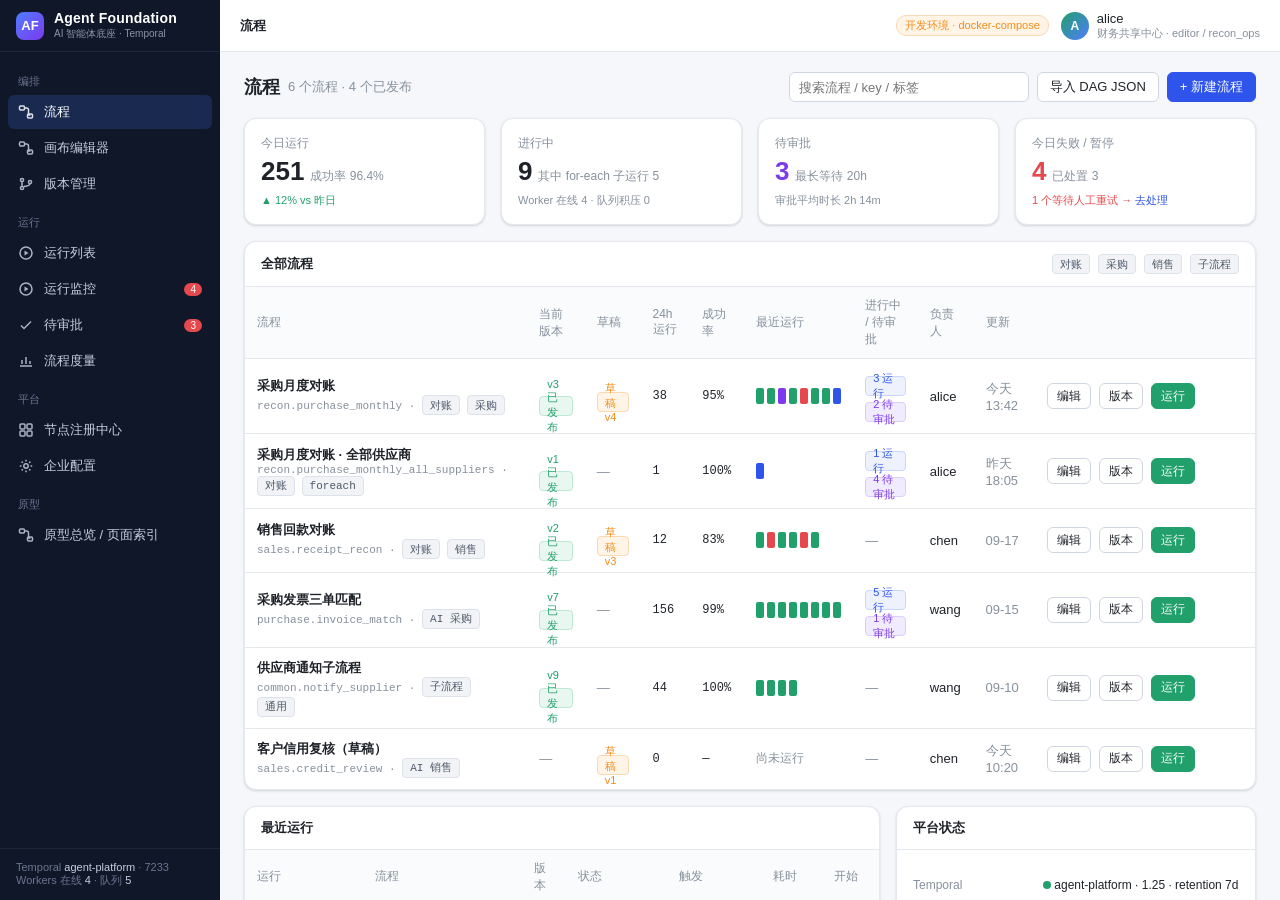
<file: prototype/index.html>
<!DOCTYPE html>
<html lang="zh-CN">
<head>
<meta charset="utf-8"/>
<title>流程 · Agent Foundation</title>
<link rel="stylesheet" href="assets/app.css"/>
<style>
  .flowname{font-weight:600}
  .flowkey{font-family:var(--mono);font-size:11px;color:var(--text-3)}
  .recent{display:flex;gap:3px}
  .recent i{width:8px;height:16px;border-radius:2px;background:var(--gray-bg)}
  .recent .ok{background:var(--success)}.recent .fail{background:var(--danger)}.recent .wait{background:var(--purple)}.recent .run{background:var(--primary)}
  .hero{display:grid;grid-template-columns:1fr 360px;gap:16px;margin-bottom:16px}
  .arch{font-family:var(--mono);font-size:11px;line-height:1.7;color:var(--text-2);background:#fafbfd;border:1px solid var(--border);border-radius:8px;padding:10px 12px;white-space:pre}
</style>
</head>
<body>
<div class="shell" id="shell">
  <main class="main"><div class="page">
    <div class="row" style="margin-bottom:16px"><h2 style="margin:0;font-size:18px">流程</h2><span class="muted">6 个流程 · 4 个已发布</span><span class="spacer"></span><input class="in" placeholder="搜索流程 / key / 标签" style="width:240px"/><button class="btn">导入 DAG JSON</button><button class="btn primary" onclick="location.href='editor.html'">+ 新建流程</button></div>

    <div class="grid g4" style="margin-bottom:16px">
      <div class="card stat"><div class="lbl">今日运行</div><div class="val">251<small>成功率 96.4%</small></div><div class="trend up">▲ 12% vs 昨日</div></div>
      <div class="card stat"><div class="lbl">进行中</div><div class="val">9<small>其中 for-each 子运行 5</small></div><div class="trend muted">Worker 在线 4 · 队列积压 0</div></div>
      <div class="card stat"><div class="lbl">待审批</div><div class="val" style="color:var(--purple)">3<small>最长等待 20h</small></div><div class="trend muted">审批平均时长 2h 14m</div></div>
      <div class="card stat"><div class="lbl">今日失败 / 暂停</div><div class="val" style="color:var(--danger)">4<small>已处置 3</small></div><div class="trend down">1 个等待人工重试 → <a href="run.html">去处理</a></div></div>
    </div>

    <div class="card">
      <div class="hd">全部流程<span class="spacer"></span><span class="row small muted"><span class="tag gray">对账</span><span class="tag gray">采购</span><span class="tag gray">销售</span><span class="tag gray">子流程</span></span></div>
      <table class="tbl">
        <thead><tr><th>流程</th><th>当前版本</th><th>草稿</th><th>24h 运行</th><th>成功率</th><th>最近运行</th><th>进行中 / 待审批</th><th>负责人</th><th>更新</th><th style="width:220px"></th></tr></thead>
        <tbody id="rows"></tbody>
      </table>
    </div>

    <div class="hero" style="margin-top:16px">
      <div class="card"><div class="hd">最近运行</div>
        <table class="tbl"><thead><tr><th>运行</th><th>流程</th><th>版本</th><th>状态</th><th>触发</th><th>耗时</th><th>开始</th></tr></thead><tbody>
          <tr><td class="mono"><a href="run.html">run_01J8QK7V…</a></td><td>采购月度对账 · SUP-0002</td><td>v3</td><td><span class="st-waiting_approval"><span class="stag">等待审批</span></span></td><td>alice</td><td>1h 02m</td><td>14:02</td></tr>
          <tr><td class="mono"><a href="run.html#foreach">run_01J8QM2B…</a></td><td>全部供应商（for-each 12/20）</td><td>v1</td><td><span class="st-running"><span class="stag">执行中</span></span></td><td>定时</td><td>2h 05m</td><td>13:00</td></tr>
          <tr><td class="mono">run_01J8QJ3A…</td><td>采购发票三单匹配</td><td>v7</td><td><span class="st-paused"><span class="stag">已暂停</span></span></td><td>开放 API · ERP</td><td>—</td><td>12:41</td></tr>
          <tr><td class="mono">run_01J8QH9C…</td><td>采购月度对账 · SUP-0001</td><td>v3</td><td><span class="st-succeeded"><span class="stag">成功</span></span></td><td>alice</td><td>2m 41s</td><td>11:20</td></tr>
          <tr><td class="mono">run_01J8QG2D…</td><td>销售回款对账</td><td>v2</td><td><span class="st-failed"><span class="stag">失败</span></span></td><td>定时</td><td>0m 48s</td><td>09:00</td></tr>
        </tbody></table></div>
      <div class="card"><div class="hd">平台状态</div><div class="bd">
        <dl class="kv" style="grid-template-columns:120px 1fr"><dt>Temporal</dt><dd><span class="dot" style="background:var(--success)"></span> agent-platform · 1.25 · retention 7d</dd><dt>engine-worker</dt><dd><span class="dot" style="background:var(--success)"></span> 2 副本 · dag-engine</dd><dt>recon-worker</dt><dd><span class="dot" style="background:var(--success)"></span> 2 副本 · nodes-recon</dd><dt>purchase-service</dt><dd><span class="dot" style="background:var(--success)"></span> 3 副本 · nodes-purchase（内嵌）</dd><dt>sales-service</dt><dd><span class="dot" style="background:var(--danger)"></span> 0 在线 · nodes-sales <a href="#">告警</a></dd><dt>llm-worker</dt><dd><span class="dot" style="background:var(--success)"></span> 1 副本 · nodes-llm · python</dd><dt>MinIO</dt><dd><span class="dot" style="background:var(--success)"></span> agent-artifacts 12.4 GB</dd><dt>通知通道</dt><dd><span class="dot" style="background:var(--success)"></span> wecom-default（默认）· 3 个通道</dd><dt>身份源</dt><dd><span class="dot" style="background:var(--success)"></span> Keycloak OIDC · 组织架构 45m 前同步</dd></dl>
        <div class="arch" style="margin-top:12px">画布 → DAG JSON → ExecutionPlan → Temporal
DagWorkflow(Java, 只编排) → Activity(Java/Python)
上下文只存小数据 + ref://artifact (MinIO)</div>
      </div></div>
    </div>
  </div></main>
</div>
<script src="assets/data.js"></script>
<script src="assets/app.js"></script>
<script>
AF.renderShell({ active: 'flows', crumbs: ['流程'] });
document.getElementById('rows').innerHTML = AF.flows.map(function (f) {
  return '<tr><td><div class="flowname">' + f.name + '</div><div class="flowkey">' + f.key + ' · ' + f.tags.map(function (t) { return '<span class="tag gray">' + t + '</span>'; }).join(' ') + '</div></td>' +
    '<td>' + (f.current ? '<span class="tag green">v' + f.current + ' 已发布</span>' : '<span class="muted">—</span>') + '</td>' +
    '<td>' + (f.draft ? '<span class="tag orange">草稿 v' + f.draft + '</span>' : '<span class="muted">—</span>') + '</td>' +
    '<td class="num">' + f.runs24h + '</td><td class="num">' + (f.successRate === null ? '—' : Math.round(f.successRate * 100) + '%') + '</td>' +
    '<td><div class="recent">' + (f.recent.length ? f.recent.map(function (r) { return '<i class="' + r + '"></i>'; }).join('') : '<span class="muted small">尚未运行</span>') + '</div></td>' +
    '<td>' + (f.running ? '<span class="tag blue">' + f.running + ' 运行</span> ' : '') + (f.pendingApprovals ? '<span class="tag purple">' + f.pendingApprovals + ' 待审批</span>' : '') + (!f.running && !f.pendingApprovals ? '<span class="muted">—</span>' : '') + '</td>' +
    '<td>' + f.owner + '</td><td class="muted">' + f.updated + '</td>' +
    '<td><div class="row"><a class="btn sm" href="editor.html' + (f.key.indexOf('all_suppliers') > 0 ? '#flow=foreach' : '') + '">编辑</a><a class="btn sm" href="versions.html">版本</a><a class="btn sm success" href="run.html">运行</a></div></td></tr>';
}).join('');
</script>
</body>
</html>
</file>
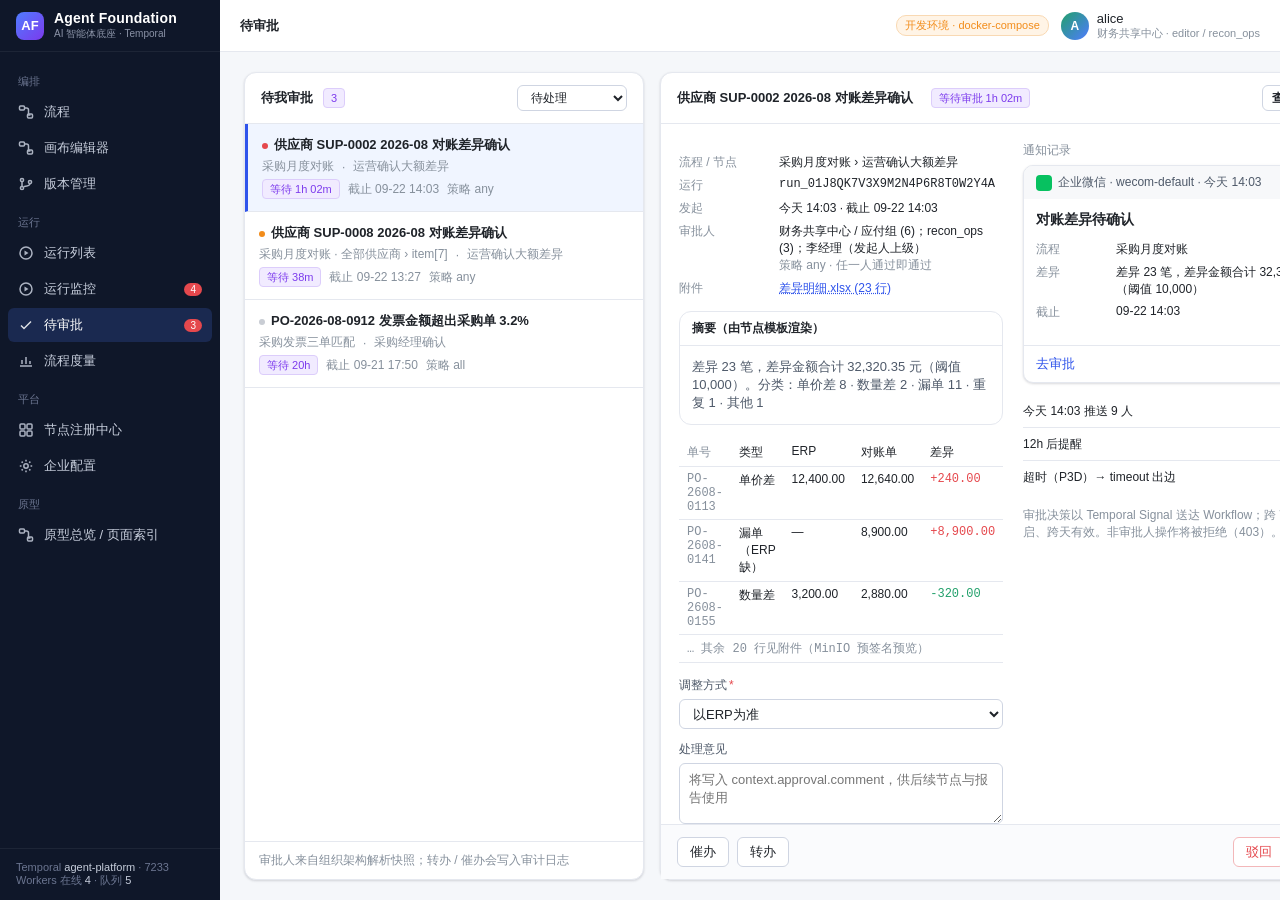
<file: prototype/approvals.html>
<!DOCTYPE html>
<html lang="zh-CN">
<head>
<meta charset="utf-8"/>
<title>待审批 · Agent Foundation</title>
<link rel="stylesheet" href="assets/app.css"/>
<style>
  .layout{display:grid;grid-template-columns:400px 1fr;gap:16px;height:calc(100vh - 52px - 40px)}
  .list{display:flex;flex-direction:column;min-height:0}
  .list .items{overflow:auto;flex:1}
  .ap{padding:12px 14px;border-bottom:1px solid var(--border);cursor:pointer}
  .ap:hover{background:#fafbfe}.ap.active{background:var(--primary-50);border-left:3px solid var(--primary)}
  .ap .t{font-weight:600;margin-bottom:4px}
  .ap .m{color:var(--text-3);font-size:12px;display:flex;gap:8px;align-items:center}
  .sev{width:6px;height:6px;border-radius:50%;display:inline-block}
  .detail{display:flex;flex-direction:column;min-height:0}
  .detail .bd{overflow:auto;flex:1}
  .detail .ft{padding:12px 16px;border-top:1px solid var(--border);display:flex;gap:8px;background:#fafbfd}
</style>
</head>
<body>
<div class="shell" id="shell">
  <main class="main"><div class="page" style="padding-bottom:0">
    <div class="layout">
      <div class="card list">
        <div class="hd">待我审批<span class="tag purple">3</span><span class="spacer"></span><select class="in" style="width:110px;height:26px;font-size:12px"><option>待处理</option><option>已处理</option><option>全部</option></select></div>
        <div class="items" id="items"></div>
        <div style="padding:10px 14px;border-top:1px solid var(--border);font-size:12px;color:var(--text-3)">审批人来自组织架构解析快照；转办 / 催办会写入审计日志</div>
      </div>
      <div class="card detail" id="detail"></div>
    </div>
  </div></main>
</div>
<script src="assets/data.js"></script>
<script src="assets/app.js"></script>
<script>
AF.renderShell({ active: 'approvals', crumbs: ['待审批'] });
var sel = AF.approvals[0].id;
function renderList() {
  document.getElementById('items').innerHTML = AF.approvals.map(function (a) {
    var c = { high: 'var(--danger)', medium: 'var(--warning)', low: 'var(--text-4)' }[a.severity];
    return '<div class="ap' + (a.id === sel ? ' active' : '') + '" data-id="' + a.id + '"><div class="t"><span class="sev" style="background:' + c + ';margin-right:6px"></span>' + a.title + '</div><div class="m"><span>' + a.flow + '</span><span>·</span><span>' + a.node + '</span></div><div class="m" style="margin-top:4px"><span class="tag purple">等待 ' + a.waited + '</span><span>截止 ' + a.dueAt + '</span><span>策略 ' + a.strategy + '</span></div></div>';
  }).join('');
  document.querySelectorAll('.ap').forEach(function (el) { el.addEventListener('click', function () { sel = el.dataset.id; renderList(); renderDetail(); }); });
}
function renderDetail() {
  var a = AF.approvals.find(function (x) { return x.id === sel; });
  document.getElementById('detail').innerHTML = '<div class="hd">' + a.title + '<span class="tag purple" style="margin-left:8px">等待审批 ' + a.waited + '</span><span class="spacer"></span><a class="btn sm" href="run.html">查看运行 ↗</a></div>' +
    '<div class="bd" style="padding:18px"><div class="grid" style="grid-template-columns:1fr 320px;gap:20px"><div>' +
    '<dl class="kv" style="grid-template-columns:90px 1fr;margin-bottom:14px"><dt>流程 / 节点</dt><dd>' + a.flow + ' › ' + a.node + '</dd><dt>运行</dt><dd class="mono">' + a.run + '</dd><dt>发起</dt><dd>' + a.requestedAt + ' · 截止 ' + a.dueAt + '</dd><dt>审批人</dt><dd>' + a.assignees.join('；') + '<br/><span class="muted">策略 ' + a.strategy + (a.strategy === 'all' ? ' · 需全部通过（已 0/2）' : ' · 任一人通过即通过') + '</span></dd><dt>附件</dt><dd>' + a.attachments.map(function (x) { return '<span class="ref">' + x + '</span>'; }).join(' · ') + '</dd></dl>' +
    '<div class="card" style="box-shadow:none;margin-bottom:14px"><div class="hd" style="font-size:12px;padding:8px 12px">摘要（由节点模板渲染）</div><div class="bd" style="padding:12px;color:var(--text-2)">' + a.summary + '</div></div>' +
    (a.id === 'ap_1' ? '<table class="iotable" style="margin-bottom:14px"><tr><td>单号</td><td>类型</td><td>ERP</td><td>对账单</td><td>差异</td></tr><tr><td class="mono">PO-2608-0113</td><td>单价差</td><td>12,400.00</td><td>12,640.00</td><td style="color:var(--danger)">+240.00</td></tr><tr><td class="mono">PO-2608-0141</td><td>漏单（ERP 缺）</td><td>—</td><td>8,900.00</td><td style="color:var(--danger)">+8,900.00</td></tr><tr><td class="mono">PO-2608-0155</td><td>数量差</td><td>3,200.00</td><td>2,880.00</td><td style="color:var(--success)">-320.00</td></tr><tr><td colspan="5" class="muted">… 其余 20 行见附件（MinIO 预签名预览）</td></tr></table>' : '') +
    '<div class="field"><label>调整方式<span class="req">*</span></label><select class="in"><option>以ERP为准</option><option>以供应商为准</option><option>下期处理</option></select></div><div class="field"><label>处理意见</label><textarea class="in" rows="3" placeholder="将写入 context.approval.comment，供后续节点与报告使用"></textarea></div>' +
    '</div><div><div class="muted small" style="margin-bottom:6px">通知记录</div><div class="wecom-card" style="width:100%"><div class="ch"><i></i>企业微信 · wecom-default · ' + a.requestedAt + '</div><div class="cb"><h4>对账差异待确认</h4><dl class="kv"><dt>流程</dt><dd>' + a.flow + '</dd><dt>差异</dt><dd>' + a.summary.split('。')[0] + '</dd><dt>截止</dt><dd>' + a.dueAt + '</dd></dl></div><div class="cf"><span>去审批</span><span>›</span></div></div>' +
    '<div class="small" style="margin-top:12px"><div class="row" style="justify-content:space-between;padding:6px 0;border-bottom:1px solid var(--border)"><span>' + a.requestedAt + ' 推送 9 人</span><span class="tag green">成功</span></div><div class="row" style="justify-content:space-between;padding:6px 0;border-bottom:1px solid var(--border)"><span>12h 后提醒</span><span class="tag gray">计划</span></div><div class="row" style="justify-content:space-between;padding:6px 0"><span>超时（P3D）→ timeout 出边</span><span class="tag gray">计划</span></div></div>' +
    '<div class="muted small" style="margin-top:14px">审批决策以 Temporal Signal 送达 Workflow；跨 Worker 重启、跨天有效。非审批人操作将被拒绝（403）。</div></div></div></div>' +
    '<div class="ft"><button class="btn" onclick="AF.toast(\'已催办：再次推送给 9 位审批人\')">催办</button><button class="btn" onclick="AF.toast(\'已转办给 bob（写入审计）\')">转办</button><span class="spacer"></span><button class="btn danger" onclick="done(\'驳回\')">驳回</button><button class="btn success" onclick="done(\'通过\')">通过</button></div>';
}
function done(d) { AF.toast('已' + d + ' · Signal approve 已发送'); AF.approvals = AF.approvals.filter(function (x) { return x.id !== sel; }); if (AF.approvals.length) { sel = AF.approvals[0].id; renderList(); renderDetail(); } else { document.getElementById('items').innerHTML = '<div class="empty">没有待审批事项</div>'; document.getElementById('detail').innerHTML = '<div class="empty" style="padding:80px">全部处理完毕</div>'; } }
renderList(); renderDetail();
</script>
</body>
</html>
</file>
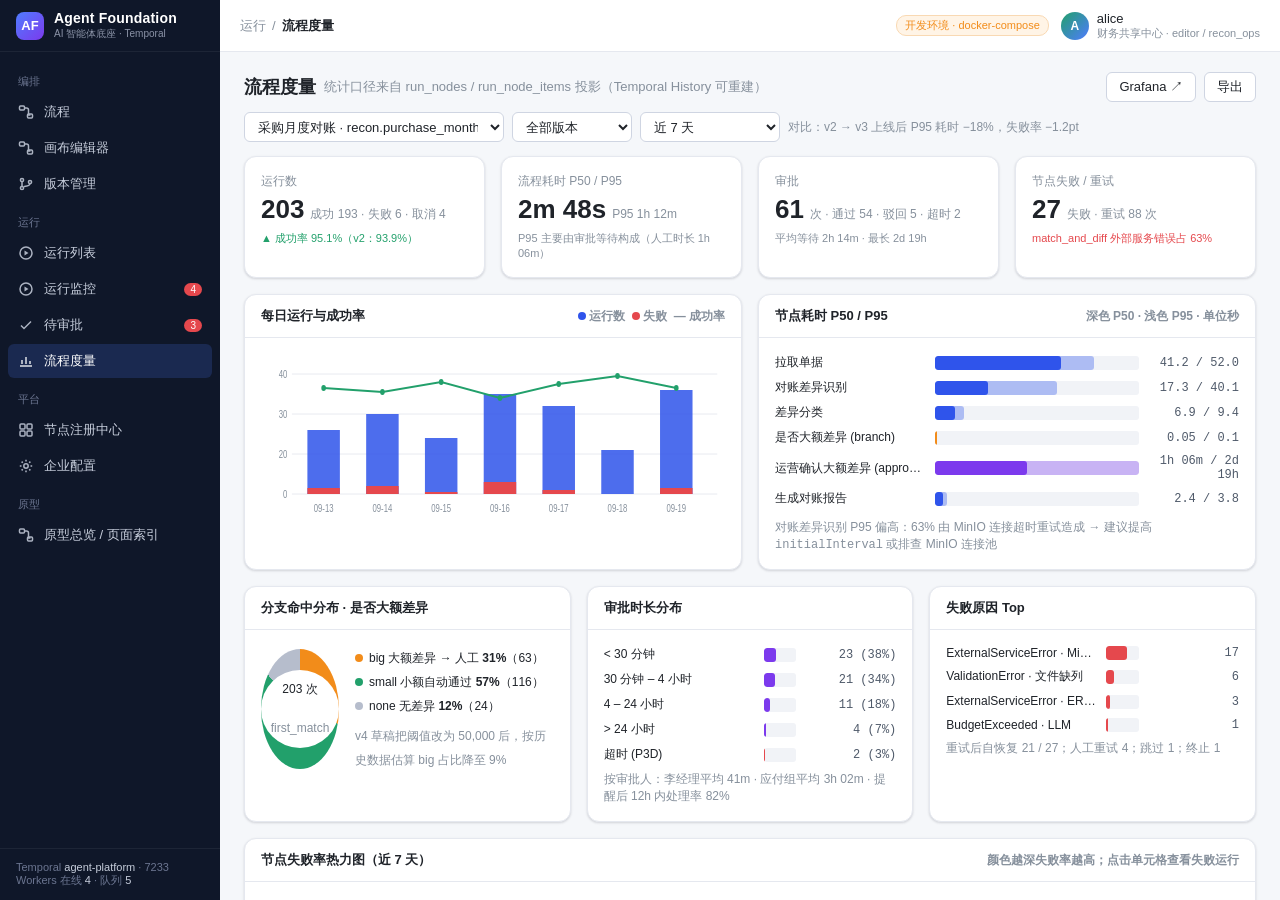
<file: prototype/metrics.html>
<!DOCTYPE html>
<html lang="zh-CN">
<head>
<meta charset="utf-8"/>
<title>流程度量 · Agent Foundation</title>
<link rel="stylesheet" href="assets/app.css"/>
<style>
  .chart{width:100%;height:180px}
  .bars{display:flex;flex-direction:column;gap:8px}
  .bar{display:grid;grid-template-columns:150px 1fr 90px;gap:10px;align-items:center;font-size:12px}
  .bar .nm{overflow:hidden;text-overflow:ellipsis;white-space:nowrap}
  .bar .tr{height:14px;background:var(--gray-bg);border-radius:3px;position:relative;overflow:hidden}
  .bar .tr i{position:absolute;left:0;top:0;bottom:0;border-radius:3px}
  .bar .tr i.p95{opacity:.35}
  .bar .v{font-family:var(--mono);text-align:right;color:var(--text-2)}
  .heat{display:grid;grid-template-columns:150px repeat(7,1fr);gap:4px;font-size:11px;align-items:center}
  .heat .h{color:var(--text-3);text-align:center}
  .heat .c{height:22px;border-radius:4px;display:grid;place-items:center;color:#1f2329;font-family:var(--mono);font-size:10.5px}
  .donut{display:flex;gap:16px;align-items:center}
  .donut .d{width:120px;height:120px;border-radius:50%;background:conic-gradient(var(--warning) 0 31%,var(--success) 31% 88%,#b6bdcc 88% 100%);display:grid;place-items:center}
  .donut .d i{width:78px;height:78px;border-radius:50%;background:#fff;display:grid;place-items:center;font-size:12px;font-style:normal;text-align:center;line-height:1.3}
  .lg{font-size:12px;line-height:2}
  .lg .dot{margin-right:6px}
  .toolbar-f{display:flex;gap:8px;align-items:center;margin-bottom:14px}
</style>
</head>
<body>
<div class="shell" id="shell">
  <main class="main"><div class="page">
    <div class="row" style="margin-bottom:10px"><h2 style="margin:0;font-size:18px">流程度量</h2><span class="muted">统计口径来自 run_nodes / run_node_items 投影（Temporal History 可重建）</span><span class="spacer"></span><button class="btn" onclick="AF.toast('已在 Grafana 打开「流程明细」看板')">Grafana ↗</button><button class="btn" onclick="AF.toast('已导出 CSV')">导出</button></div>
    <div class="toolbar-f"><select class="in" style="width:260px"><option>采购月度对账 · recon.purchase_monthly</option><option>采购月度对账 · 全部供应商</option><option>采购发票三单匹配</option><option>销售回款对账</option></select><select class="in" style="width:120px"><option>全部版本</option><option>v3</option><option>v2</option></select><select class="in" style="width:140px"><option>近 7 天</option><option>近 24 小时</option><option>近 30 天</option></select><span class="muted small">对比：v2 → v3 上线后 P95 耗时 −18%，失败率 −1.2pt</span></div>

    <div class="grid g4" style="margin-bottom:16px">
      <div class="card stat"><div class="lbl">运行数</div><div class="val">203<small>成功 193 · 失败 6 · 取消 4</small></div><div class="trend up">▲ 成功率 95.1%（v2：93.9%）</div></div>
      <div class="card stat"><div class="lbl">流程耗时 P50 / P95</div><div class="val">2m 48s<small>P95 1h 12m</small></div><div class="trend muted">P95 主要由审批等待构成（人工时长 1h 06m）</div></div>
      <div class="card stat"><div class="lbl">审批</div><div class="val">61<small>次 · 通过 54 · 驳回 5 · 超时 2</small></div><div class="trend muted">平均等待 2h 14m · 最长 2d 19h</div></div>
      <div class="card stat"><div class="lbl">节点失败 / 重试</div><div class="val">27<small>失败 · 重试 88 次</small></div><div class="trend down">match_and_diff 外部服务错误占 63%</div></div>
    </div>

    <div class="grid g2" style="margin-bottom:16px">
      <div class="card"><div class="hd">每日运行与成功率<span class="spacer"></span><span class="small muted"><span class="dot" style="background:var(--primary)"></span> 运行数 &nbsp;<span class="dot" style="background:var(--danger)"></span> 失败 &nbsp;— 成功率</span></div><div class="bd">
        <svg class="chart" viewBox="0 0 600 180" preserveAspectRatio="none">
          <g stroke="#e5e8ef" stroke-width="1"><line x1="40" y1="20" x2="590" y2="20"/><line x1="40" y1="60" x2="590" y2="60"/><line x1="40" y1="100" x2="590" y2="100"/><line x1="40" y1="140" x2="590" y2="140"/></g>
          <g fill="#2f54eb" opacity=".85"><rect x="60" y="76" width="42" height="64"/><rect x="136" y="60" width="42" height="80"/><rect x="212" y="84" width="42" height="56"/><rect x="288" y="40" width="42" height="100"/><rect x="364" y="52" width="42" height="88"/><rect x="440" y="96" width="42" height="44"/><rect x="516" y="36" width="42" height="104"/></g>
          <g fill="#e5484d"><rect x="60" y="134" width="42" height="6"/><rect x="136" y="132" width="42" height="8"/><rect x="212" y="138" width="42" height="2"/><rect x="288" y="128" width="42" height="12"/><rect x="364" y="136" width="42" height="4"/><rect x="440" y="140" width="42" height="0"/><rect x="516" y="134" width="42" height="6"/></g>
          <polyline fill="none" stroke="#22a06b" stroke-width="2" points="81,34 157,38 233,28 309,44 385,30 461,22 537,34"/>
          <g fill="#22a06b"><circle cx="81" cy="34" r="3"/><circle cx="157" cy="38" r="3"/><circle cx="233" cy="28" r="3"/><circle cx="309" cy="44" r="3"/><circle cx="385" cy="30" r="3"/><circle cx="461" cy="22" r="3"/><circle cx="537" cy="34" r="3"/></g>
          <g fill="#86909c" font-size="10" text-anchor="middle"><text x="81" y="158">09-13</text><text x="157" y="158">09-14</text><text x="233" y="158">09-15</text><text x="309" y="158">09-16</text><text x="385" y="158">09-17</text><text x="461" y="158">09-18</text><text x="537" y="158">09-19</text></g>
          <g fill="#86909c" font-size="10" text-anchor="end"><text x="34" y="24">40</text><text x="34" y="64">30</text><text x="34" y="104">20</text><text x="34" y="144">0</text></g>
        </svg></div></div>
      <div class="card"><div class="hd">节点耗时 P50 / P95<span class="spacer"></span><span class="small muted">深色 P50 · 浅色 P95 · 单位秒</span></div><div class="bd bars">
        <div class="bar"><span class="nm">拉取单据</span><div class="tr"><i class="p95" style="width:78%;background:var(--primary)"></i><i style="width:62%;background:var(--primary)"></i></div><span class="v">41.2 / 52.0</span></div>
        <div class="bar"><span class="nm">对账差异识别</span><div class="tr"><i class="p95" style="width:60%;background:var(--primary)"></i><i style="width:26%;background:var(--primary)"></i></div><span class="v">17.3 / 40.1</span></div>
        <div class="bar"><span class="nm">差异分类</span><div class="tr"><i class="p95" style="width:14%;background:var(--primary)"></i><i style="width:10%;background:var(--primary)"></i></div><span class="v">6.9 / 9.4</span></div>
        <div class="bar"><span class="nm">是否大额差异 (branch)</span><div class="tr"><i style="width:1%;background:var(--warning)"></i></div><span class="v">0.05 / 0.1</span></div>
        <div class="bar"><span class="nm">运营确认大额差异 (approval)</span><div class="tr"><i class="p95" style="width:100%;background:var(--purple)"></i><i style="width:45%;background:var(--purple)"></i></div><span class="v">1h 06m / 2d 19h</span></div>
        <div class="bar"><span class="nm">生成对账报告</span><div class="tr"><i class="p95" style="width:6%;background:var(--primary)"></i><i style="width:4%;background:var(--primary)"></i></div><span class="v">2.4 / 3.8</span></div>
        <div class="muted small" style="margin-top:4px">对账差异识别 P95 偏高：63% 由 MinIO 连接超时重试造成 → 建议提高 <span class="mono">initialInterval</span> 或排查 MinIO 连接池</div>
      </div></div>
    </div>

    <div class="grid g3" style="margin-bottom:16px">
      <div class="card"><div class="hd">分支命中分布 · 是否大额差异</div><div class="bd donut"><div class="d"><i>203 次<br/><span class="muted">first_match</span></i></div><div class="lg"><div><span class="dot" style="background:var(--warning)"></span>big 大额差异 → 人工 <b>31%</b>（63）</div><div><span class="dot" style="background:var(--success)"></span>small 小额自动通过 <b>57%</b>（116）</div><div><span class="dot" style="background:#b6bdcc"></span>none 无差异 <b>12%</b>（24）</div><div class="muted small" style="margin-top:6px">v4 草稿把阈值改为 50,000 后，按历史数据估算 big 占比降至 9%</div></div></div></div>
      <div class="card"><div class="hd">审批时长分布</div><div class="bd bars">
        <div class="bar"><span class="nm">&lt; 30 分钟</span><div class="tr"><i style="width:38%;background:var(--purple)"></i></div><span class="v">23 (38%)</span></div>
        <div class="bar"><span class="nm">30 分钟 – 4 小时</span><div class="tr"><i style="width:34%;background:var(--purple)"></i></div><span class="v">21 (34%)</span></div>
        <div class="bar"><span class="nm">4 – 24 小时</span><div class="tr"><i style="width:18%;background:var(--purple)"></i></div><span class="v">11 (18%)</span></div>
        <div class="bar"><span class="nm">&gt; 24 小时</span><div class="tr"><i style="width:7%;background:var(--purple)"></i></div><span class="v">4 (7%)</span></div>
        <div class="bar"><span class="nm">超时 (P3D)</span><div class="tr"><i style="width:3%;background:var(--danger)"></i></div><span class="v">2 (3%)</span></div>
        <div class="muted small">按审批人：李经理平均 41m · 应付组平均 3h 02m · 提醒后 12h 内处理率 82%</div>
      </div></div>
      <div class="card"><div class="hd">失败原因 Top</div><div class="bd bars">
        <div class="bar"><span class="nm">ExternalServiceError · MinIO</span><div class="tr"><i style="width:63%;background:var(--danger)"></i></div><span class="v">17</span></div>
        <div class="bar"><span class="nm">ValidationError · 文件缺列</span><div class="tr"><i style="width:22%;background:var(--danger)"></i></div><span class="v">6</span></div>
        <div class="bar"><span class="nm">ExternalServiceError · ERP 超时</span><div class="tr"><i style="width:11%;background:var(--danger)"></i></div><span class="v">3</span></div>
        <div class="bar"><span class="nm">BudgetExceeded · LLM</span><div class="tr"><i style="width:4%;background:var(--danger)"></i></div><span class="v">1</span></div>
        <div class="muted small">重试后自恢复 21 / 27；人工重试 4；跳过 1；终止 1</div>
      </div></div>
    </div>

    <div class="card"><div class="hd">节点失败率热力图（近 7 天）<span class="spacer"></span><span class="small muted">颜色越深失败率越高；点击单元格查看失败运行</span></div><div class="bd heat" id="heat"></div></div>
  </div></main>
</div>
<script src="assets/data.js"></script>
<script src="assets/app.js"></script>
<script>
AF.renderShell({ active: 'metrics', crumbs: ['运行', '流程度量'] });
var days = ['09-13', '09-14', '09-15', '09-16', '09-17', '09-18', '09-19'];
var nodes = [['拉取单据', [0, 0, 0.7, 0, 0, 0, 0]], ['对账差异识别', [3.1, 4.0, 0, 8.3, 2.2, 0, 5.4]], ['差异分类', [0, 0, 0, 0, 0.9, 0, 0]], ['文件导入 (supplier_files)', [0, 12.5, 0, 0, 7.1, 0, 4.2]], ['生成对账报告', [0, 0, 0, 0, 0, 0, 0]], ['LLM 文本分类', [0, 0, 2.3, 0, 0, 0, 1.4]]];
var html = '<div></div>' + days.map(function (d) { return '<div class="h">' + d + '</div>'; }).join('');
nodes.forEach(function (n) { html += '<div class="small">' + n[0] + '</div>' + n[1].map(function (v) { var a = Math.min(1, v / 12); return '<div class="c" style="background:rgba(229,72,77,' + (v ? 0.15 + a * 0.75 : 0.04) + ');color:' + (a > 0.5 ? '#fff' : '#1f2329') + '" onclick="AF.toast(\'跳转运行列表：' + n[0] + ' · 失败\')">' + (v ? v + '%' : '') + '</div>'; }).join(''); });
document.getElementById('heat').innerHTML = html;
</script>
</body>
</html>
</file>
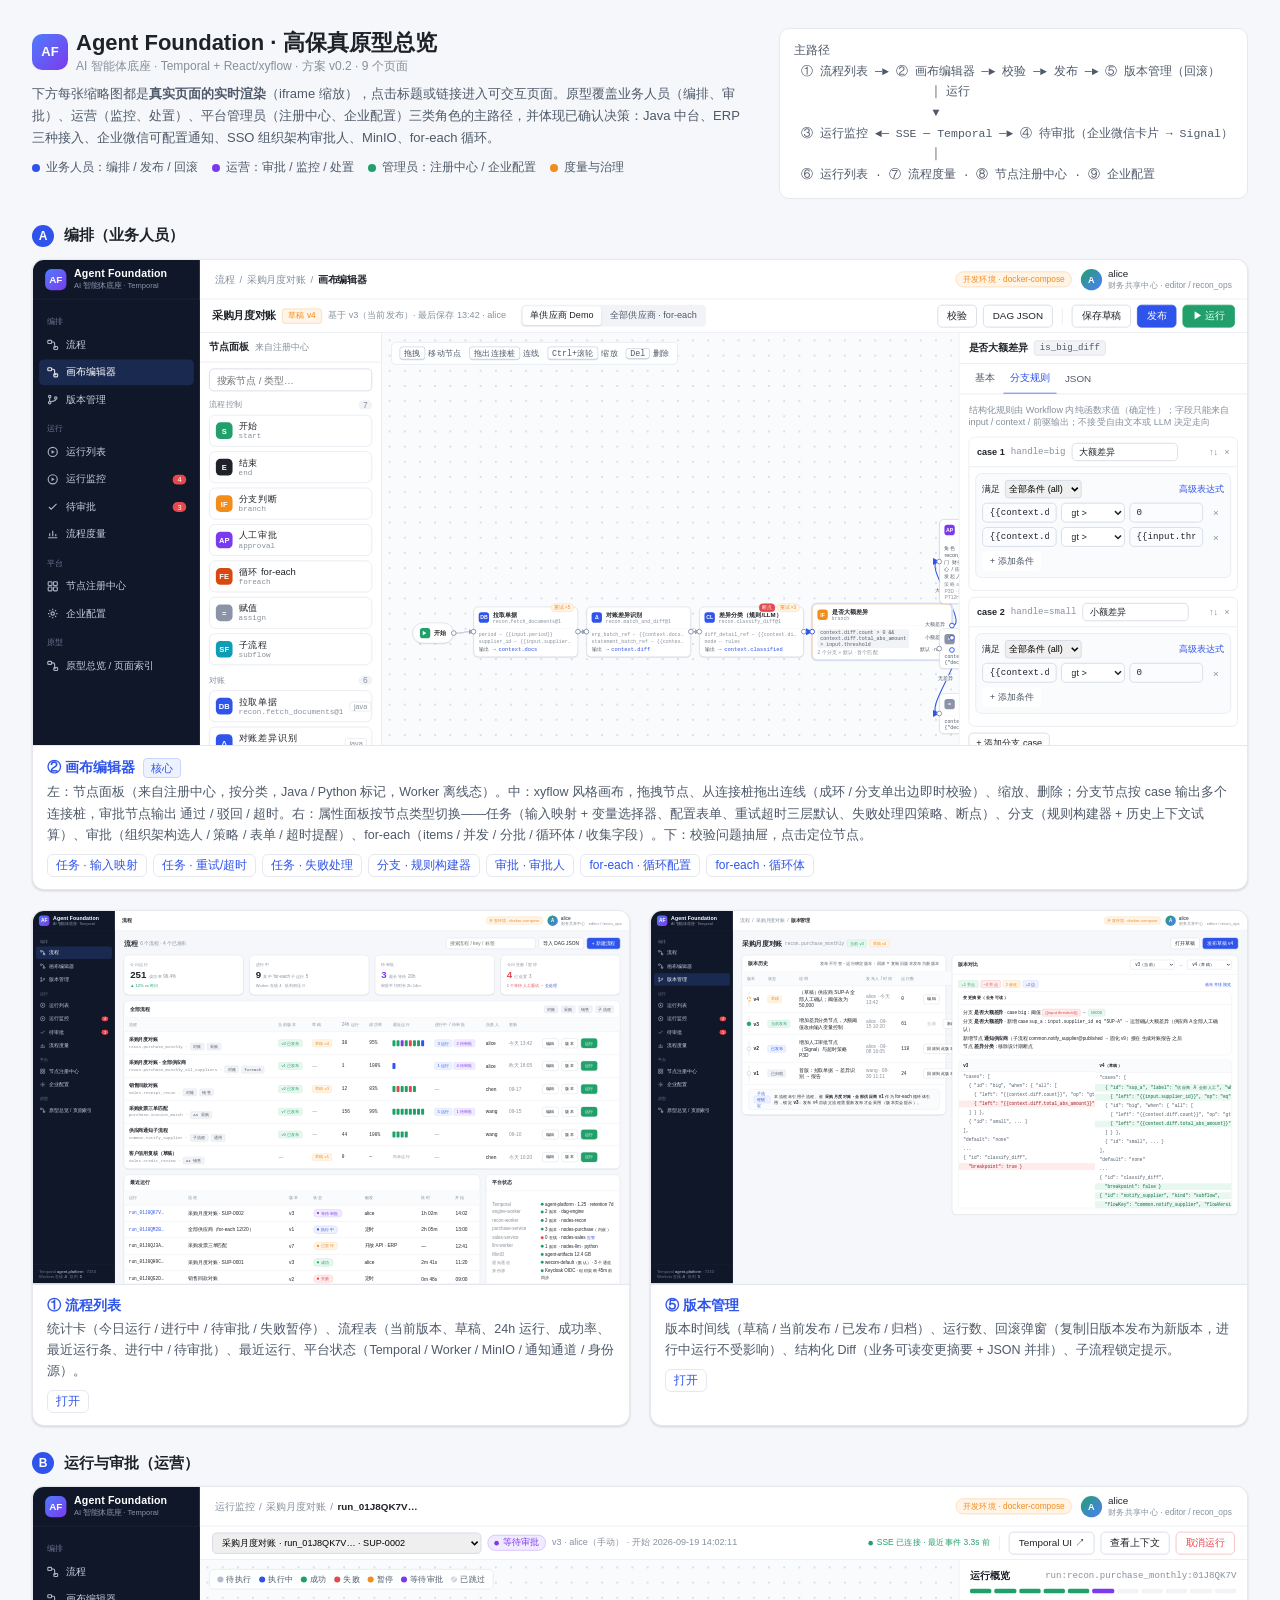
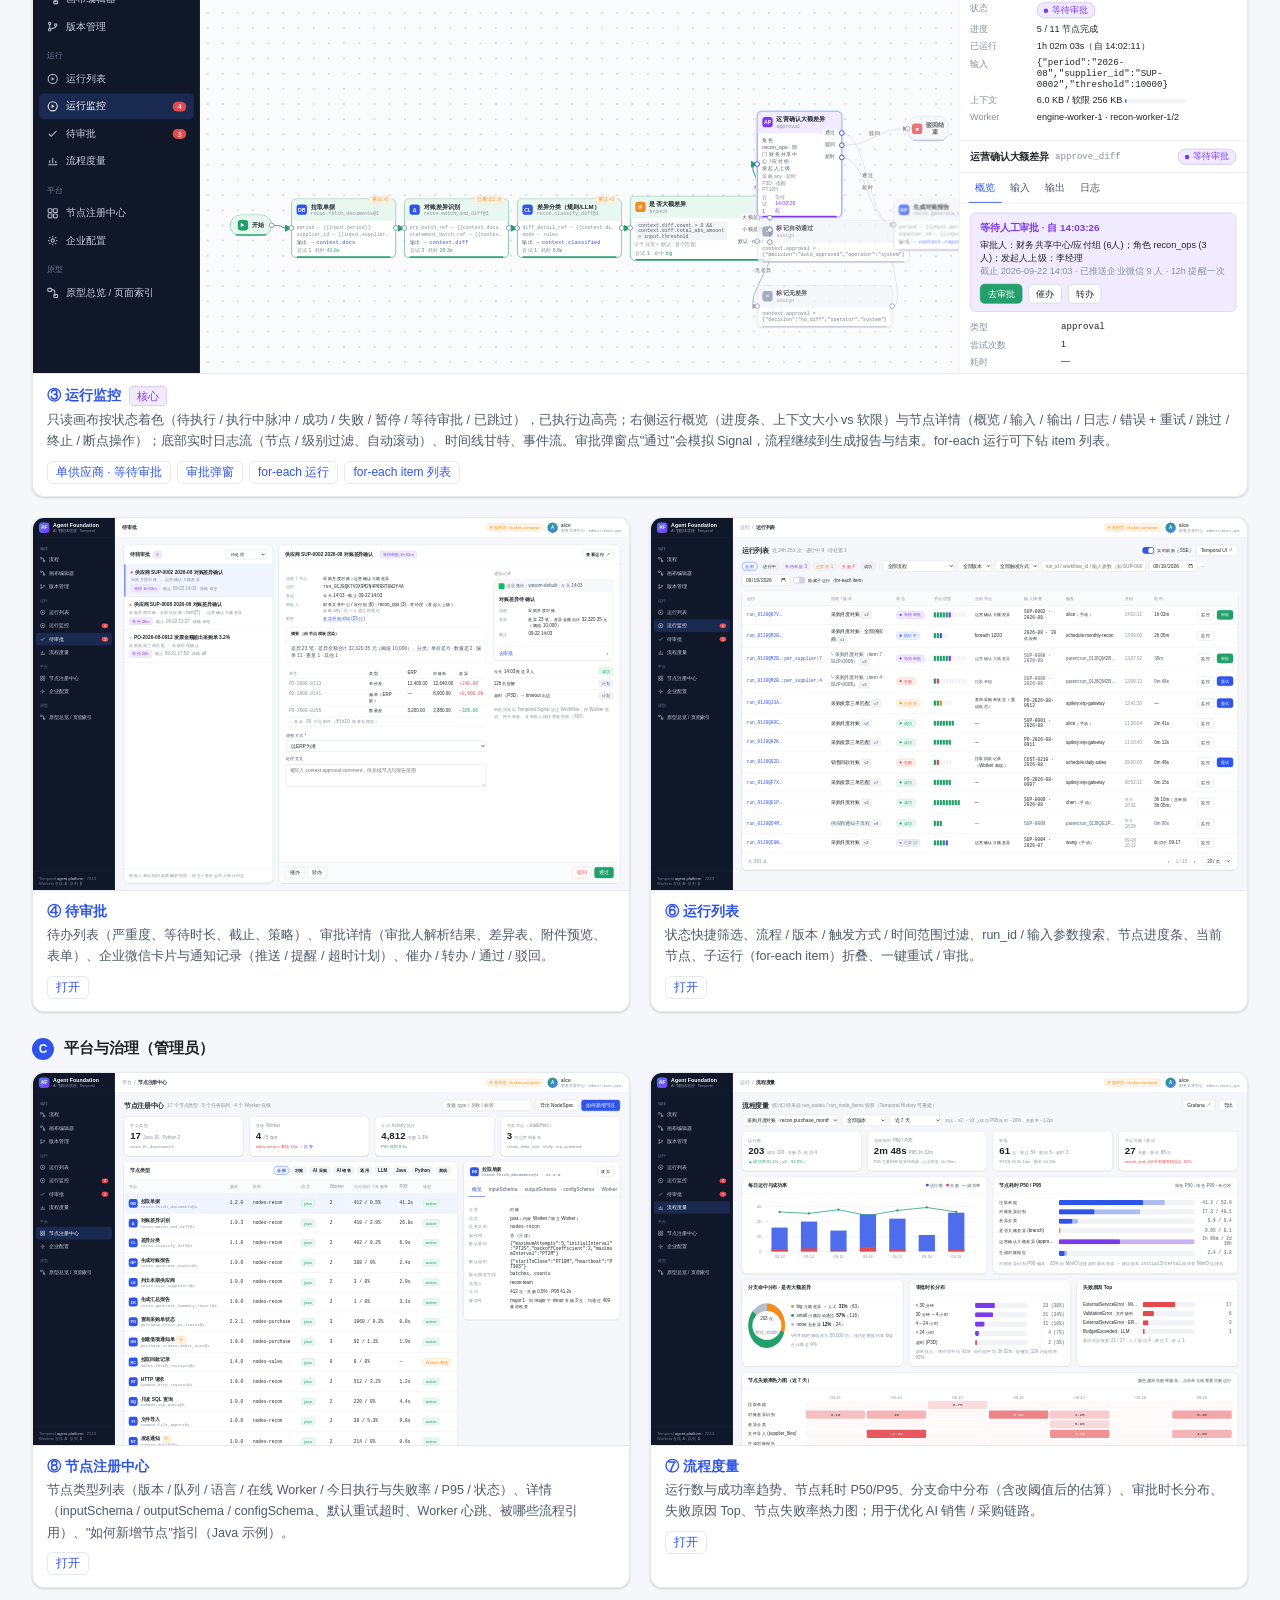
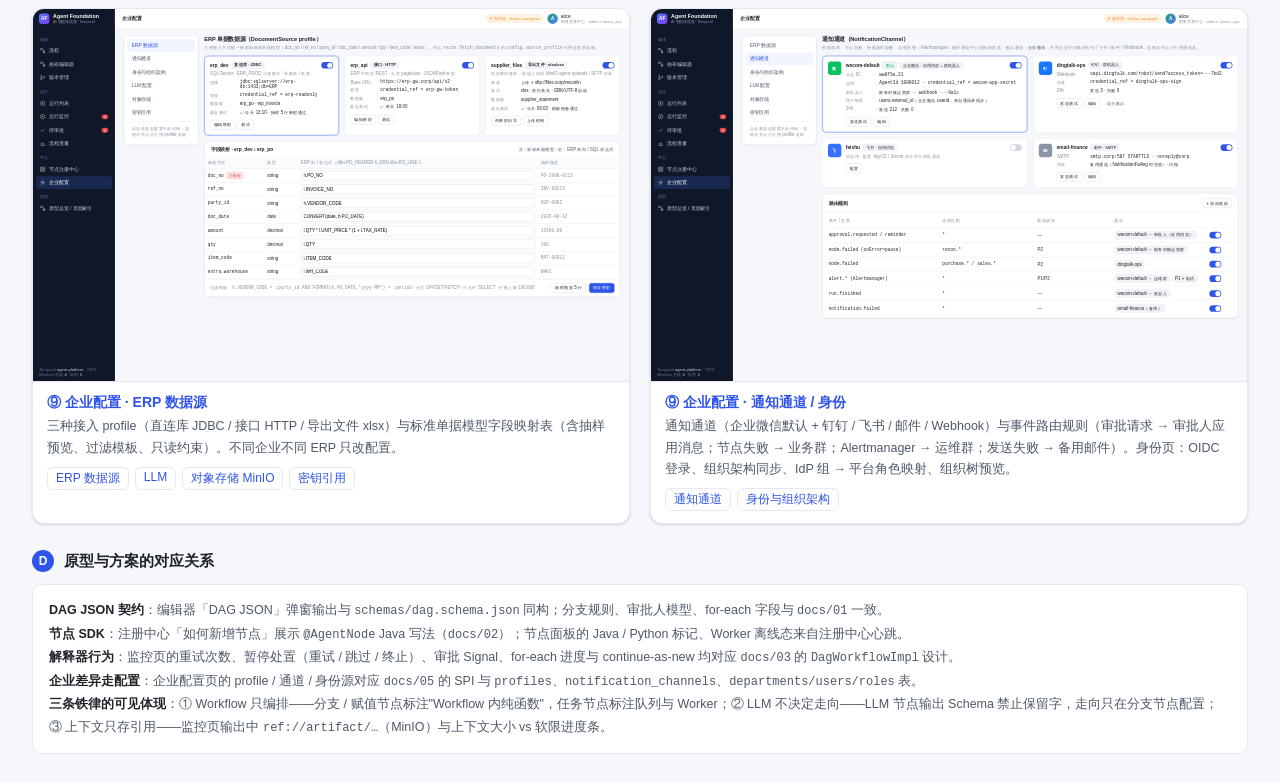
<file: prototype/overview.html>
<!DOCTYPE html>
<html lang="zh-CN">
<head>
<meta charset="utf-8"/>
<title>原型总览 · Agent Foundation</title>
<link rel="stylesheet" href="assets/app.css"/>
<style>
  body{background:var(--bg)}
  .wrap{max-width:1480px;margin:0 auto;padding:28px 32px}
  .hero{display:flex;align-items:flex-start;gap:24px;margin-bottom:24px}
  .hero h1{margin:0 0 6px;font-size:22px}
  .hero p{margin:0;color:var(--text-2);line-height:1.7}
  .flowmap{font-family:var(--mono);font-size:11.5px;line-height:1.8;color:var(--text-2);background:#fff;border:1px solid var(--border);border-radius:10px;padding:12px 14px;white-space:pre;flex:none}
  .sec{margin:26px 0 12px;font-size:15px;font-weight:600;display:flex;align-items:center;gap:10px}
  .sec .n{width:22px;height:22px;border-radius:50%;background:var(--primary);color:#fff;display:grid;place-items:center;font-size:12px}
  .shots{display:grid;grid-template-columns:repeat(2,1fr);gap:20px}
  .shot{background:#fff;border:1px solid var(--border);border-radius:12px;overflow:hidden;box-shadow:var(--shadow)}
  .shot .frame{position:relative;height:0;padding-bottom:62.5%;overflow:hidden;background:#f0f2f6;border-bottom:1px solid var(--border)}
  .shot iframe{position:absolute;left:0;top:0;width:1600px;height:1000px;border:0;transform-origin:0 0;pointer-events:none}
  .shot .cap{padding:12px 14px}
  .shot .cap h3{margin:0 0 4px;font-size:14px;display:flex;align-items:center;gap:8px}
  .shot .cap p{margin:0;color:var(--text-2);font-size:12.5px;line-height:1.7}
  .shot .cap .links{margin-top:8px;display:flex;gap:6px;flex-wrap:wrap}
  .shot .cap .links a{font-size:12px;padding:2px 8px;border:1px solid var(--border);border-radius:6px;color:var(--primary);background:#fff}
  .shot .cap .links a:hover{border-color:var(--primary)}
  .shot.wide{grid-column:1/3}
  .shot.wide .frame{padding-bottom:40%}
  .shot.wide iframe{width:1600px;height:1000px}
  .legend-row{display:flex;gap:14px;flex-wrap:wrap;font-size:12px;color:var(--text-2);margin-top:10px}
  .legend-row span{display:flex;align-items:center;gap:6px}
  .note{background:#fff;border:1px solid var(--border);border-radius:10px;padding:14px 16px;font-size:12.5px;line-height:1.8;color:var(--text-2)}
  .note b{color:var(--text)}
</style>
</head>
<body>
<div class="wrap">
  <div class="hero">
    <div style="flex:1">
      <div class="row" style="margin-bottom:8px"><div class="logo" style="width:36px;height:36px;border-radius:10px;background:linear-gradient(135deg,#4f7cff,#7c3aed);display:grid;place-items:center;color:#fff;font-weight:700">AF</div><div><h1 style="margin:0">Agent Foundation · 高保真原型总览</h1><div class="muted small">AI 智能体底座 · Temporal + React/xyflow · 方案 v0.2 · 9 个页面</div></div></div>
      <p>下方每张缩略图都是<b>真实页面的实时渲染</b>（iframe 缩放），点击标题或链接进入可交互页面。原型覆盖业务人员（编排、审批）、运营（监控、处置）、平台管理员（注册中心、企业配置）三类角色的主路径，并体现已确认决策：Java 中台、ERP 三种接入、企业微信可配置通知、SSO 组织架构审批人、MinIO、for-each 循环。</p>
      <div class="legend-row"><span><i class="dot" style="background:var(--primary)"></i>业务人员：编排 / 发布 / 回滚</span><span><i class="dot" style="background:var(--purple)"></i>运营：审批 / 监控 / 处置</span><span><i class="dot" style="background:var(--success)"></i>管理员：注册中心 / 企业配置</span><span><i class="dot" style="background:var(--warning)"></i>度量与治理</span></div>
    </div>
    <div class="flowmap">主路径
 ① 流程列表 ─► ② 画布编辑器 ─► 校验 ─► 发布 ─► ⑤ 版本管理（回滚）
                    │ 运行
                    ▼
 ③ 运行监控 ◄─ SSE ─ Temporal ─► ④ 待审批（企业微信卡片 → Signal）
                    │
 ⑥ 运行列表 · ⑦ 流程度量 · ⑧ 节点注册中心 · ⑨ 企业配置</div>
  </div>

  <div class="sec"><span class="n">A</span>编排（业务人员）</div>
  <div class="shots">
    <div class="shot wide"><div class="frame"><iframe src="editor.html#select=is_big_diff&tab=%E5%88%86%E6%94%AF%E8%A7%84%E5%88%99" loading="lazy"></iframe></div><div class="cap"><h3><a href="editor.html">② 画布编辑器</a><span class="tag blue">核心</span></h3><p>左：节点面板（来自注册中心，按分类，Java / Python 标记，Worker 离线态）。中：xyflow 风格画布，拖拽节点、从连接桩拖出连线（成环 / 分支单出边即时校验）、缩放、删除；分支节点按 case 输出多个连接桩，审批节点输出 通过 / 驳回 / 超时。右：属性面板按节点类型切换——任务（输入映射 + 变量选择器、配置表单、重试超时三层默认、失败处理四策略、断点）、分支（规则构建器 + 历史上下文试算）、审批（组织架构选人 / 策略 / 表单 / 超时提醒）、for-each（items / 并发 / 分批 / 循环体 / 收集字段）。下：校验问题抽屉，点击定位节点。</p><div class="links"><a href="editor.html#select=fetch_docs&tab=%E8%BE%93%E5%85%A5%E6%98%A0%E5%B0%84">任务 · 输入映射</a><a href="editor.html#select=fetch_docs&tab=%E9%87%8D%E8%AF%95/%E8%B6%85%E6%97%B6">任务 · 重试/超时</a><a href="editor.html#select=classify_diff&tab=%E5%A4%B1%E8%B4%A5%E5%A4%84%E7%90%86">任务 · 失败处理</a><a href="editor.html#select=is_big_diff&tab=%E5%88%86%E6%94%AF%E8%A7%84%E5%88%99">分支 · 规则构建器</a><a href="editor.html#select=approve_diff&tab=%E5%AE%A1%E6%89%B9%E4%BA%BA">审批 · 审批人</a><a href="editor.html#flow=foreach&select=per_supplier&tab=%E5%BE%AA%E7%8E%AF%E9%85%8D%E7%BD%AE">for-each · 循环配置</a><a href="editor.html#flow=foreach&select=per_supplier&tab=%E5%BE%AA%E7%8E%AF%E4%BD%93">for-each · 循环体</a></div></div></div>
    <div class="shot"><div class="frame"><iframe src="index.html" loading="lazy"></iframe></div><div class="cap"><h3><a href="index.html">① 流程列表</a></h3><p>统计卡（今日运行 / 进行中 / 待审批 / 失败暂停）、流程表（当前版本、草稿、24h 运行、成功率、最近运行条、进行中 / 待审批）、最近运行、平台状态（Temporal / Worker / MinIO / 通知通道 / 身份源）。</p><div class="links"><a href="index.html">打开</a></div></div></div>
    <div class="shot"><div class="frame"><iframe src="versions.html" loading="lazy"></iframe></div><div class="cap"><h3><a href="versions.html">⑤ 版本管理</a></h3><p>版本时间线（草稿 / 当前发布 / 已发布 / 归档）、运行数、回滚弹窗（复制旧版本发布为新版本，进行中运行不受影响）、结构化 Diff（业务可读变更摘要 + JSON 并排）、子流程锁定提示。</p><div class="links"><a href="versions.html">打开</a></div></div></div>
  </div>

  <div class="sec"><span class="n">B</span>运行与审批（运营）</div>
  <div class="shots">
    <div class="shot wide"><div class="frame"><iframe src="run.html" loading="lazy"></iframe></div><div class="cap"><h3><a href="run.html">③ 运行监控</a><span class="tag purple">核心</span></h3><p>只读画布按状态着色（待执行 / 执行中脉冲 / 成功 / 失败 / 暂停 / 等待审批 / 已跳过），已执行边高亮；右侧运行概览（进度条、上下文大小 vs 软限）与节点详情（概览 / 输入 / 输出 / 日志 / 错误 + 重试 / 跳过 / 终止 / 断点操作）；底部实时日志流（节点 / 级别过滤、自动滚动）、时间线甘特、事件流。审批弹窗点"通过"会模拟 Signal，流程继续到生成报告与结束。for-each 运行可下钻 item 列表。</p><div class="links"><a href="run.html">单供应商 · 等待审批</a><a href="run.html#approve">审批弹窗</a><a href="run.html#foreach">for-each 运行</a><a href="run.html#foreach&items">for-each item 列表</a></div></div></div>
    <div class="shot"><div class="frame"><iframe src="approvals.html" loading="lazy"></iframe></div><div class="cap"><h3><a href="approvals.html">④ 待审批</a></h3><p>待办列表（严重度、等待时长、截止、策略）、审批详情（审批人解析结果、差异表、附件预览、表单）、企业微信卡片与通知记录（推送 / 提醒 / 超时计划）、催办 / 转办 / 通过 / 驳回。</p><div class="links"><a href="approvals.html">打开</a></div></div></div>
    <div class="shot"><div class="frame"><iframe src="runs.html" loading="lazy"></iframe></div><div class="cap"><h3><a href="runs.html">⑥ 运行列表</a></h3><p>状态快捷筛选、流程 / 版本 / 触发方式 / 时间范围过滤、run_id / 输入参数搜索、节点进度条、当前节点、子运行（for-each item）折叠、一键重试 / 审批。</p><div class="links"><a href="runs.html">打开</a></div></div></div>
  </div>

  <div class="sec"><span class="n">C</span>平台与治理（管理员）</div>
  <div class="shots">
    <div class="shot"><div class="frame"><iframe src="registry.html" loading="lazy"></iframe></div><div class="cap"><h3><a href="registry.html">⑧ 节点注册中心</a></h3><p>节点类型列表（版本 / 队列 / 语言 / 在线 Worker / 今日执行与失败率 / P95 / 状态）、详情（inputSchema / outputSchema / configSchema、默认重试超时、Worker 心跳、被哪些流程引用）、"如何新增节点"指引（Java 示例）。</p><div class="links"><a href="registry.html">打开</a></div></div></div>
    <div class="shot"><div class="frame"><iframe src="metrics.html" loading="lazy"></iframe></div><div class="cap"><h3><a href="metrics.html">⑦ 流程度量</a></h3><p>运行数与成功率趋势、节点耗时 P50/P95、分支命中分布（含改阈值后的估算）、审批时长分布、失败原因 Top、节点失败率热力图；用于优化 AI 销售 / 采购链路。</p><div class="links"><a href="metrics.html">打开</a></div></div></div>
    <div class="shot"><div class="frame"><iframe src="settings.html" loading="lazy"></iframe></div><div class="cap"><h3><a href="settings.html">⑨ 企业配置 · ERP 数据源</a></h3><p>三种接入 profile（直连库 JDBC / 接口 HTTP / 导出文件 xlsx）与标准单据模型字段映射表（含抽样预览、过滤模板、只读约束）。不同企业不同 ERP 只改配置。</p><div class="links"><a href="settings.html">ERP 数据源</a><a href="settings.html#s=llm">LLM</a><a href="settings.html#s=storage">对象存储 MinIO</a><a href="settings.html#s=cred">密钥引用</a></div></div></div>
    <div class="shot"><div class="frame"><iframe src="settings.html#s=notify" loading="lazy"></iframe></div><div class="cap"><h3><a href="settings.html#s=notify">⑨ 企业配置 · 通知通道 / 身份</a></h3><p>通知通道（企业微信默认 + 钉钉 / 飞书 / 邮件 / Webhook）与事件路由规则（审批请求 → 审批人应用消息；节点失败 → 业务群；Alertmanager → 运维群；发送失败 → 备用邮件）。身份页：OIDC 登录、组织架构同步、IdP 组 → 平台角色映射、组织树预览。</p><div class="links"><a href="settings.html#s=notify">通知通道</a><a href="settings.html#s=identity">身份与组织架构</a></div></div></div>
  </div>

  <div class="sec"><span class="n">D</span>原型与方案的对应关系</div>
  <div class="note">
    <b>DAG JSON 契约</b>：编辑器「DAG JSON」弹窗输出与 <span class="mono">schemas/dag.schema.json</span> 同构；分支规则、审批人模型、for-each 字段与 <span class="mono">docs/01</span> 一致。<br/>
    <b>节点 SDK</b>：注册中心「如何新增节点」展示 <span class="mono">@AgentNode</span> Java 写法（<span class="mono">docs/02</span>）；节点面板的 Java / Python 标记、Worker 离线态来自注册中心心跳。<br/>
    <b>解释器行为</b>：监控页的重试次数、暂停处置（重试 / 跳过 / 终止）、审批 Signal、for-each 进度与 continue-as-new 均对应 <span class="mono">docs/03</span> 的 <span class="mono">DagWorkflowImpl</span> 设计。<br/>
    <b>企业差异走配置</b>：企业配置页的 profile / 通道 / 身份源对应 <span class="mono">docs/05</span> 的 SPI 与 <span class="mono">profiles</span>、<span class="mono">notification_channels</span>、<span class="mono">departments/users/roles</span> 表。<br/>
    <b>三条铁律的可见体现</b>：① Workflow 只编排——分支 / 赋值节点标注"Workflow 内纯函数"，任务节点标注队列与 Worker；② LLM 不决定走向——LLM 节点输出 Schema 禁止保留字，走向只在分支节点配置；③ 上下文只存引用——监控页输出中 <span class="mono">ref://artifact/…</span>（MinIO）与上下文大小 vs 软限进度条。
  </div>
</div>
<script>
// 按容器宽度缩放 iframe（1600×1000 → 容器）
function fitFrames() { document.querySelectorAll('.shot .frame').forEach(function (f) { var w = f.clientWidth, ifr = f.querySelector('iframe'); if (!ifr) return; var s = w / 1600; ifr.style.transform = 'scale(' + s + ')'; }); }
fitFrames(); window.addEventListener('resize', fitFrames);
</script>
</body>
</html>
</file>
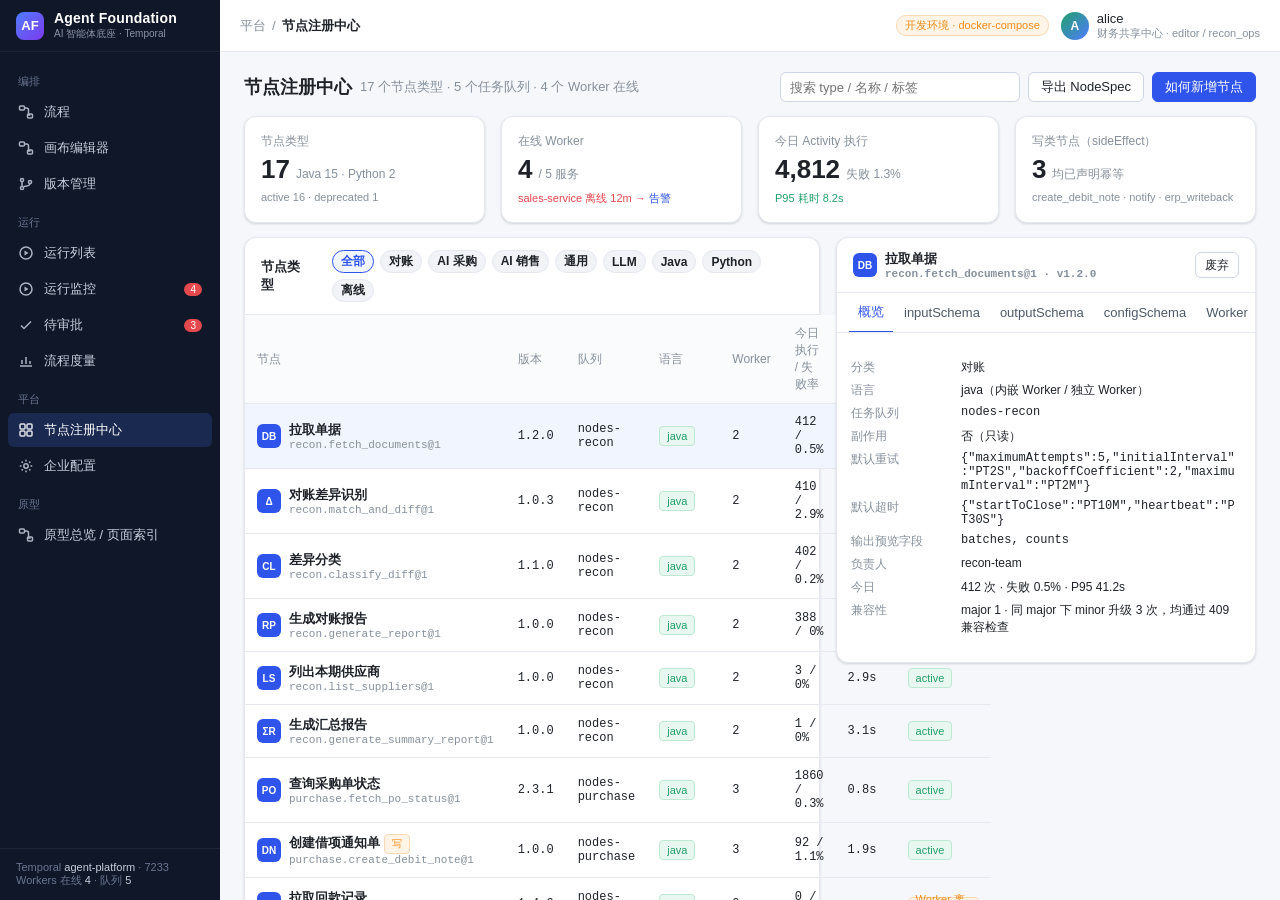
<file: prototype/registry.html>
<!DOCTYPE html>
<html lang="zh-CN">
<head>
<meta charset="utf-8"/>
<title>节点注册中心 · Agent Foundation</title>
<link rel="stylesheet" href="assets/app.css"/>
<style>
  .layout{display:grid;grid-template-columns:minmax(0,1fr) 420px;gap:16px;align-items:start}
  .tt{display:flex;align-items:center;gap:8px}
  .tt .ico{width:24px;height:24px;border-radius:6px;display:grid;place-items:center;color:#fff;font-size:10px;font-weight:700}
  .tt .n{font-weight:600}.tt .k{font-family:var(--mono);font-size:11px;color:var(--text-3)}
  .schema{font-family:var(--mono);font-size:11.5px;background:#fafbfd;border:1px solid var(--border);border-radius:6px;padding:8px 10px;white-space:pre;overflow:auto}
  .wk{display:flex;align-items:center;gap:8px;padding:8px 0;border-bottom:1px solid var(--border);font-size:12px}
  .wk:last-child{border-bottom:0}
  .filters{display:flex;gap:6px;flex-wrap:wrap}
  .filters .chip{cursor:pointer}.filters .chip.on{background:var(--primary-50);border-color:var(--primary);color:var(--primary)}
  tr.sel td{background:var(--primary-50)}
</style>
</head>
<body>
<div class="shell" id="shell">
  <main class="main"><div class="page">
    <div class="row" style="margin-bottom:14px"><h2 style="margin:0;font-size:18px">节点注册中心</h2><span class="muted">17 个节点类型 · 5 个任务队列 · 4 个 Worker 在线</span><span class="spacer"></span><input class="in" placeholder="搜索 type / 名称 / 标签" style="width:240px"/><button class="btn" onclick="AF.toast('已导出 node-types.json')">导出 NodeSpec</button><button class="btn primary" onclick="AF.modal('howModal')">如何新增节点</button></div>

    <div class="grid g4" style="margin-bottom:14px">
      <div class="card stat"><div class="lbl">节点类型</div><div class="val">17<small>Java 15 · Python 2</small></div><div class="trend muted">active 16 · deprecated 1</div></div>
      <div class="card stat"><div class="lbl">在线 Worker</div><div class="val">4<small>/ 5 服务</small></div><div class="trend down">sales-service 离线 12m → <a href="#">告警</a></div></div>
      <div class="card stat"><div class="lbl">今日 Activity 执行</div><div class="val">4,812<small>失败 1.3%</small></div><div class="trend up">P95 耗时 8.2s</div></div>
      <div class="card stat"><div class="lbl">写类节点（sideEffect）</div><div class="val">3<small>均已声明幂等</small></div><div class="trend muted">create_debit_note · notify · erp_writeback</div></div>
    </div>

    <div class="layout">
      <div class="card">
        <div class="hd">节点类型<span class="spacer"></span><div class="filters"><span class="chip on">全部</span><span class="chip">对账</span><span class="chip">AI 采购</span><span class="chip">AI 销售</span><span class="chip">通用</span><span class="chip">LLM</span><span class="chip">Java</span><span class="chip">Python</span><span class="chip">离线</span></div></div>
        <table class="tbl"><thead><tr><th>节点</th><th>版本</th><th>队列</th><th>语言</th><th>Worker</th><th>今日执行 / 失败率</th><th>P95</th><th>状态</th></tr></thead><tbody id="rows"></tbody></table>
      </div>
      <div class="card" id="detail"></div>
    </div>
  </div></main>
</div>

<div class="modal-mask" id="howModal"><div class="modal" style="width:720px">
  <div class="hd">按 SDK 规范新增节点（不改平台代码）<span class="close">×</span></div>
  <div class="bd">
    <ol style="margin:0 0 12px;padding-left:20px;line-height:1.9">
      <li>在业务服务（如 AI 采购）引入 <span class="mono">node-sdk-spring-boot-starter</span>，配置 <span class="mono">agent.node-sdk.task-queues</span> 与 <span class="mono">scan-packages</span></li>
      <li>定义 <span class="mono">Inputs / Config / Outputs</span> record（字段带 <span class="mono">@Title</span>），实现 <span class="mono">NodeActivity&lt;I,C,O&gt;</span> 并加 <span class="mono">@AgentNode(type, version, taskQueue, sideEffect, defaultRetry, defaultTimeouts)</span></li>
      <li>所有 IO 在 <span class="mono">execute()</span> 内；大数据走 <span class="mono">ctx.artifacts()</span>；长任务 <span class="mono">ctx.heartbeat()</span>；错误分类 <span class="mono">Retryable / NonRetryableNodeException(type)</span></li>
      <li>写 <span class="mono">NodeTestHarness</span> 单测（成功 / 可重试失败 / 不可重试失败 / 大输出）</li>
      <li>启动服务 → starter 生成 NodeSpec 并 <span class="mono">POST /registry/node-types/bulk-upsert</span> → 本页与画布节点面板出现新节点</li>
    </ol>
    <div class="codebox">@AgentNode(type = "purchase.fetch_po_status", version = "2.3.1", name = "查询采购单状态",
    category = "AI 采购", taskQueue = "nodes-purchase", sideEffect = false,
    defaultRetry = @Retry(maximumAttempts = 3, initialInterval = "PT2S"),
    defaultTimeouts = @Timeouts(startToClose = "PT2M"))
@Component
public class FetchPoStatusNode implements NodeActivity&lt;Inputs, Config, Outputs&gt; {
  public record Inputs(@Title("采购单号") @NotNull String poNo) {}
  public record Config() {}
  public record Outputs(String status, String receivedQty, String invoiceQty) {}

  @Override public Outputs execute(NodeContext ctx, Inputs in, Config cfg) {
    ctx.log().info("查询 PO", Map.of("po", in.poNo()));
    var po = poService.findByNo(in.poNo());                       // 原有 Java 业务代码
    if (po == null) throw new NonRetryableNodeException("ValidationError", "PO 不存在");
    return new Outputs(po.status(), po.receivedQty().toPlainString(), po.invoiceQty().toPlainString());
  }
}</div>
  </div>
  <div class="ft"><a class="btn" href="../docs/02-原子节点注册SDK规范.md">查看 SDK 规范</a><button class="btn primary close">知道了</button></div>
</div></div>

<script src="assets/data.js"></script>
<script src="assets/app.js"></script>
<script>
AF.renderShell({ active: 'registry', crumbs: ['平台', '节点注册中心'] });
var types = AF.nodeTypes.filter(function (t) { return t.kind === 'task'; });
var stats = { 'recon.fetch_documents@1': [412, 0.5, '41.2s'], 'recon.match_and_diff@1': [410, 2.9, '26.8s'], 'recon.classify_diff@1': [402, 0.2, '6.9s'], 'recon.generate_report@1': [388, 0.0, '2.4s'], 'recon.list_suppliers@1': [3, 0, '2.9s'], 'recon.generate_summary_report@1': [1, 0, '3.1s'], 'purchase.fetch_po_status@1': [1860, 0.3, '0.8s'], 'purchase.create_debit_note@1': [92, 1.1, '1.9s'], 'sales.fetch_receipts@1': [0, 0, '—'], 'common.http_request@1': [512, 3.2, '1.2s'], 'common.sql_query@1': [220, 0.0, '4.4s'], 'common.file_import@1': [38, 5.3, '9.8s'], 'common.notify@1': [214, 0.0, '0.6s'], 'llm.classify_text@1': [140, 2.1, '7.5s'], 'llm.extract@1': [120, 1.7, '9.1s'] };
var sel = 'recon.fetch_documents@1';
function color(t) { return t.lang === 'python' ? '#3776ab' : 'var(--primary)'; }
function renderRows() {
  document.getElementById('rows').innerHTML = types.map(function (t) {
    var s = stats[t.type] || [0, 0, '—'];
    var st = t.workers === 0 ? '<span class="tag orange">Worker 离线</span>' : t.type === 'llm.extract@1' ? '<span class="tag gray">deprecated</span>' : '<span class="tag green">active</span>';
    return '<tr class="' + (sel === t.type ? 'sel' : '') + '" data-t="' + t.type + '" style="cursor:pointer"><td><div class="tt"><span class="ico" style="background:' + color(t) + '">' + t.abbr + '</span><div><div class="n">' + t.name + (t.sideEffect ? ' <span class="tag orange" style="font-size:10px">写</span>' : '') + '</div><div class="k">' + t.type + '</div></div></div></td><td class="mono">' + t.version + '</td><td class="mono">' + t.queue + '</td><td><span class="tag ' + (t.lang === 'python' ? 'blue' : 'green') + '">' + t.lang + '</span></td><td class="num">' + t.workers + '</td><td class="num">' + s[0] + ' / ' + s[1] + '%</td><td class="num">' + s[2] + '</td><td>' + st + '</td></tr>';
  }).join('');
  document.querySelectorAll('#rows tr').forEach(function (r) { r.addEventListener('click', function () { sel = r.dataset.t; renderRows(); renderDetail(); }); });
}
function schemaOf(obj, req) { return '{\n  "type": "object",' + (req ? '\n  "required": ' + JSON.stringify(req) + ',' : '') + '\n  "properties": {\n' + Object.keys(obj).map(function (k) { var v = obj[k]; var ty = typeof v === 'string' ? (v.indexOf('[]') > 0 ? 'array' : v === 'number' ? 'number' : v === 'ref' ? 'string (ref://artifact)' : v === 'object' ? 'object' : 'string') : typeof v === 'number' ? 'integer' : Array.isArray(v) ? 'array' : 'string'; return '    "' + k + '": { "type": "' + ty + '"' + (typeof v !== 'string' ? ', "default": ' + JSON.stringify(v) : '') + ' }'; }).join(',\n') + '\n  }\n}'; }
function renderDetail() {
  var t = types.find(function (x) { return x.type === sel; }), s = stats[t.type] || [0, 0, '—'];
  var workers = t.workers === 0 ? '<div class="empty" style="padding:12px">无在线 Worker · 最后心跳 12 分钟前（sales-service@host-c）<br/><span class="small">运行到该节点时 Temporal 会等待 Worker 上线，并触发 WorkerOffline 告警</span></div>' :
    Array.from({ length: t.workers }).map(function (_, i) { return '<div class="wk"><span class="dot" style="background:var(--success)"></span><span class="mono">' + t.queue.replace('nodes-', '') + '-worker-' + (i + 1) + '@host-' + String.fromCharCode(97 + i) + '</span><span class="muted">sdk ' + (t.lang === 'python' ? 'py 1.8.0' : 'java 1.26.0') + '</span><span class="spacer"></span><span class="muted">心跳 ' + (5 + i * 7) + 's 前 · 并发槽 ' + (t.lang === 'python' ? '5' : '20') + '</span></div>'; }).join('');
  document.getElementById('detail').innerHTML = '<div class="hd"><div class="tt"><span class="ico" style="background:' + color(t) + '">' + t.abbr + '</span><div><div class="n">' + t.name + '</div><div class="k">' + t.type + ' · v' + t.version + '</div></div></div><span class="spacer"></span><button class="btn sm" onclick="AF.toast(\'已标记 deprecated：画布不可新增，已有 DAG 校验 warning\')">废弃</button></div>' +
    '<div class="tabs" data-target="dp"><button class="active" data-tab="概览">概览</button><button data-tab="输入">inputSchema</button><button data-tab="输出">outputSchema</button><button data-tab="配置">configSchema</button><button data-tab="Worker">Worker</button><button data-tab="引用">被引用</button></div><div class="tabpanes" id="dp">' +
    '<div class="tabpane active" data-tab="概览" style="padding:14px"><dl class="kv" style="grid-template-columns:100px 1fr"><dt>分类</dt><dd>' + t.category + '</dd><dt>语言</dt><dd>' + t.lang + (t.lang === 'python' ? '（llm-worker，仅 Activity）' : '（内嵌 Worker / 独立 Worker）') + '</dd><dt>任务队列</dt><dd class="mono">' + t.queue + '</dd><dt>副作用</dt><dd>' + (t.sideEffect ? '<span class="tag orange">是</span> 必须使用 idempotencyKey' : '否（只读）') + '</dd><dt>默认重试</dt><dd class="mono">' + JSON.stringify(t.retry) + '</dd><dt>默认超时</dt><dd class="mono">' + JSON.stringify(t.timeouts) + '</dd><dt>输出预览字段</dt><dd class="mono">' + t.outputs.slice(0, 2).join(', ') + '</dd><dt>负责人</dt><dd>' + (t.category === 'AI 采购' ? 'purchase-team' : t.category === 'AI 销售' ? 'sales-team' : t.category === 'LLM' ? 'ai-platform' : 'recon-team') + '</dd><dt>今日</dt><dd>' + s[0] + ' 次 · 失败 ' + s[1] + '% · P95 ' + s[2] + '</dd><dt>兼容性</dt><dd>major 1 · 同 major 下 minor 升级 3 次，均通过 409 兼容检查</dd></dl></div>' +
    '<div class="tabpane" data-tab="输入" style="padding:14px"><div class="schema">' + AF.esc(schemaOf(t.inputs, Object.keys(t.inputs).slice(0, 2))) + '</div></div>' +
    '<div class="tabpane" data-tab="输出" style="padding:14px"><div class="schema">' + AF.esc('{\n  "type": "object",\n  "properties": {\n' + t.outputs.map(function (o) { return '    "' + o + '": { "type": "' + (o.indexOf('_ref') > 0 || o === 'ref' ? 'string (ref://artifact)' : o.indexOf('count') >= 0 ? 'integer' : o.indexOf('amount') >= 0 ? 'string (decimal)' : 'object|string') + '" }'; }).join(',\n') + '\n  }\n}') + '</div><div class="muted small" style="margin-top:8px">保留字校验：不允许 next_node / route / goto（LLM 不决定流程走向）</div></div>' +
    '<div class="tabpane" data-tab="配置" style="padding:14px"><div class="schema">' + AF.esc(schemaOf(t.config)) + '</div></div>' +
    '<div class="tabpane" data-tab="Worker" style="padding:14px">' + workers + '</div>' +
    '<div class="tabpane" data-tab="引用" style="padding:14px"><div class="wk"><span>采购月度对账</span><span class="tag green">v3</span><span class="tag orange">草稿 v4</span><span class="spacer"></span><a href="editor.html">打开</a></div>' + (t.category === '对账' ? '<div class="wk"><span>采购月度对账 · 全部供应商</span><span class="tag green">v1</span><span class="spacer"></span><a href="editor.html#flow=foreach">打开</a></div>' : '') + (t.category === 'AI 采购' ? '<div class="wk"><span>采购发票三单匹配</span><span class="tag green">v7</span><span class="spacer"></span><a href="#">打开</a></div>' : '') + '</div></div>';
  AF.tabs(document.getElementById('detail'));
}
renderRows(); renderDetail();
</script>
</body>
</html>
</file>
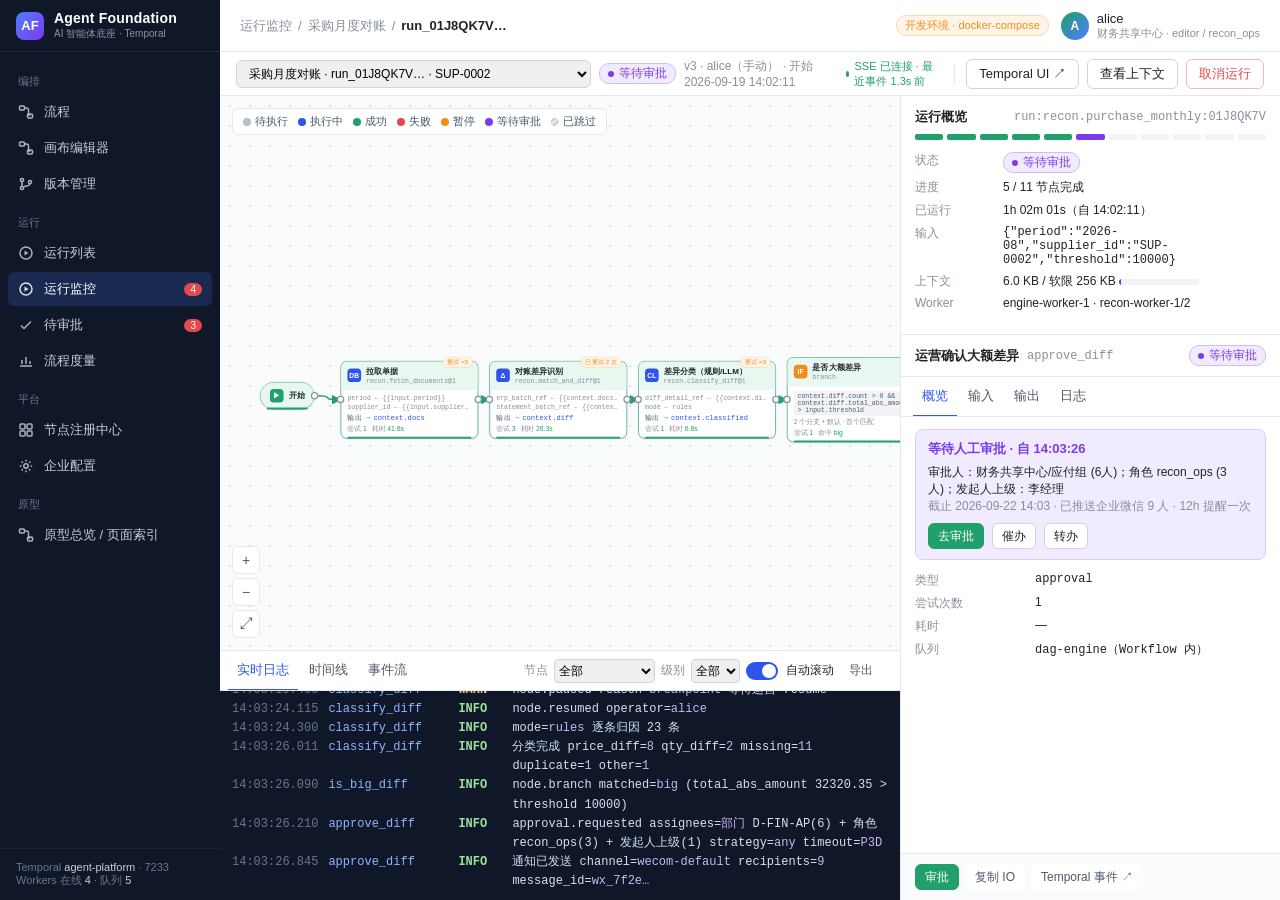
<file: prototype/run.html>
<!DOCTYPE html>
<html lang="zh-CN">
<head>
<meta charset="utf-8"/>
<title>运行监控 · Agent Foundation</title>
<link rel="stylesheet" href="assets/app.css"/>
<style>
  .runbar .st{margin-left:4px}
  .two-run{grid-template-rows:1fr 250px}
  .two-run > #canvasWrap{grid-column:1;grid-row:1}
  .two-run > .bottom{grid-column:1;grid-row:2}
  .rightp{grid-column:2;grid-row:1/3;border-left:1px solid var(--border);background:#fff;display:flex;flex-direction:column;min-height:0}
  .rightp .ov{padding:12px 14px;border-bottom:1px solid var(--border)}
  .rightp .ov .kv{grid-template-columns:78px 1fr}
  .rightp .nd{flex:1;display:flex;flex-direction:column;min-height:0}
  .rightp .nd .hd{padding:10px 14px;border-bottom:1px solid var(--border);display:flex;align-items:center;gap:8px}
  .rightp .nd .tabpane{padding:12px 14px;overflow:auto}
  .rightp .tabpanes{flex:1;overflow:auto;min-height:0}
  .actions{display:flex;gap:6px;flex-wrap:wrap;padding:10px 14px;border-top:1px solid var(--border);background:#fafbfd}
  .bottom{border-top:1px solid var(--border);background:#fff;display:flex;flex-direction:column;min-height:0}
  .bottom .tabs{padding:0 8px;flex:none}
  .bottom .tabpanes{flex:1;min-height:0;overflow:hidden}
  .bottom .tabpane{height:100%}
  .logfilter{display:flex;gap:6px;align-items:center;margin-left:auto;padding-right:10px;font-size:12px}
  .logfilter select{height:24px;font-size:12px;border:1px solid var(--border-strong);border-radius:4px}
  .live{display:inline-flex;align-items:center;gap:5px;font-size:11px;color:var(--success)}
  .live::before{content:"";width:6px;height:6px;border-radius:50%;background:var(--success);animation:pulse 1s infinite}
  .approval-box{border:1px solid #dccdfb;background:var(--purple-bg);border-radius:8px;padding:10px 12px;margin-bottom:10px}
  .approval-box h4{margin:0 0 6px;font-size:13px;color:var(--purple)}
  .err-box{border:1px solid #f3b7b9;background:var(--danger-bg);border-radius:8px;padding:10px 12px;font-family:var(--mono);font-size:12px;color:#9f1d22;white-space:pre-wrap}
  .attempts{display:flex;gap:6px;margin:8px 0}
  .attempts span{font-size:11px;padding:2px 8px;border-radius:10px;border:1px solid var(--border)}
  .attempts .f{color:var(--danger);border-color:#f3b7b9;background:var(--danger-bg)}
  .attempts .ok{color:var(--success);border-color:#bde9d3;background:var(--success-bg)}
  .runsel{height:28px;border:1px solid var(--border-strong);border-radius:6px;font-size:12px;padding:0 8px}
</style>
</head>
<body>
<div class="shell" id="shell">
  <main class="main" style="display:flex;flex-direction:column;overflow:hidden">
    <div class="toolbar runbar">
      <select class="runsel" id="runSel"><option value="demo">采购月度对账 · run_01J8QK7V… · SUP-0002</option><option value="foreach">采购月度对账 · 全部供应商 · run_01J8QM2B…（for-each）</option></select>
      <span id="runStatus"></span>
      <span class="muted small" id="runMeta"></span>
      <span class="spacer"></span>
      <span class="live" id="live">SSE 已连接 · 最近事件 0.8s 前</span>
      <span class="sep"></span>
      <button class="btn" onclick="AF.toast('已在 Temporal UI 打开 Workflow Execution')">Temporal UI ↗</button>
      <button class="btn" onclick="AF.toast('上下文快照（Query getContext）已展开')">查看上下文</button>
      <button class="btn danger" onclick="AF.toast('已发送 cancel Signal')">取消运行</button>
    </div>
    <div class="two-run">
      <section id="canvasWrap" style="position:relative;min-height:0">
        <div class="legend"><span><i class="dot" style="background:#b6bdcc"></i>待执行</span><span><i class="dot" style="background:#2f54eb"></i>执行中</span><span><i class="dot" style="background:#22a06b"></i>成功</span><span><i class="dot" style="background:#e5484d"></i>失败</span><span><i class="dot" style="background:#f28c1a"></i>暂停</span><span><i class="dot" style="background:#7c3aed"></i>等待审批</span><span><i class="dot" style="background:repeating-linear-gradient(135deg,#e6e9f0 0 2px,#c9cdd4 2px 4px)"></i>已跳过</span></div>
        <div class="canvas-tools" style="bottom:12px"><button id="zIn">+</button><button id="zOut">−</button><button id="zFit">⤢</button></div>
      </section>
      <aside class="rightp">
        <div class="ov" id="overview"></div>
        <div class="nd" id="nodeDetail"></div>
      </aside>
      <section class="bottom">
        <div class="tabs" data-target="bottomPanes"><button class="active" data-tab="日志">实时日志</button><button data-tab="时间线">时间线</button><button data-tab="事件">事件流</button>
          <div class="logfilter"><span class="muted">节点</span><select id="logNode"><option value="">全部</option></select><span class="muted">级别</span><select id="logLevel"><option value="">全部</option><option>info</option><option>warn</option><option>error</option></select><label class="row small"><span class="switch on" id="autoscroll"></span> 自动滚动</label><button class="btn sm ghost" onclick="AF.toast('已导出 run.log')">导出</button></div>
        </div>
        <div class="tabpanes" id="bottomPanes">
          <div class="tabpane active" data-tab="日志"><div class="log" id="log"></div></div>
          <div class="tabpane" data-tab="时间线"><div class="timeline" id="timeline"></div></div>
          <div class="tabpane" data-tab="事件"><div class="log" id="events"></div></div>
        </div>
      </section>
    </div>
  </main>
</div>

<!-- 审批弹窗 -->
<div class="modal-mask" id="approveModal"><div class="modal" style="width:720px">
  <div class="hd">人工审批 · 运营确认大额差异 <span class="tag purple" style="margin-left:8px">等待审批 1h 02m</span><span class="close">×</span></div>
  <div class="bd">
    <div class="grid" style="grid-template-columns:1fr 320px;gap:18px">
      <div>
        <h3 style="margin:0 0 8px;font-size:15px">供应商 SUP-0002 2026-08 对账差异确认</h3>
        <p style="margin:0 0 12px;color:var(--text-2)">差异 <b>23</b> 笔，差异金额合计 <b style="color:var(--danger)">32,320.35</b> 元（阈值 10,000）。分类：单价差 8 · 数量差 2 · 漏单 11 · 重复 1 · 其他 1</p>
        <div class="kv" style="margin-bottom:12px"><dt>审批人</dt><dd>财务共享中心/应付组 (6) · recon_ops (3) · 李经理（发起人上级）<br/><span class="muted">策略 any · 任一人通过即通过 · 当前操作人 alice ∈ 审批人</span></dd><dt>截止</dt><dd>2026-09-22 14:03（P3D）· 超时走 timeout 出边</dd><dt>附件</dt><dd><span class="ref">差异明细.xlsx（23 行，MinIO 预签名）</span> · <span class="ref">预览</span></dd></div>
        <table class="iotable" style="margin-bottom:12px"><tr><td>单号</td><td>类型</td><td>ERP</td><td>对账单</td><td>差异</td></tr>
          <tr><td class="mono">PO-2608-0113</td><td>单价差</td><td>12,400.00</td><td>12,640.00</td><td style="color:var(--danger)">+240.00</td></tr>
          <tr><td class="mono">PO-2608-0141</td><td>漏单（ERP 缺）</td><td>—</td><td>8,900.00</td><td style="color:var(--danger)">+8,900.00</td></tr>
          <tr><td class="mono">PO-2608-0155</td><td>数量差</td><td>3,200.00</td><td>2,880.00</td><td style="color:var(--success)">-320.00</td></tr>
          <tr><td colspan="5" class="muted">… 其余 20 行见附件</td></tr></table>
        <div class="field"><label>调整方式<span class="req">*</span></label><select class="in"><option>以ERP为准</option><option selected>以供应商为准</option><option>下期处理</option></select></div>
        <div class="field"><label>处理意见</label><textarea class="in" rows="2">漏单 11 笔已与供应商确认为 8 月 30 日到货未入账，下期补录；其余按供应商对账单调整。</textarea></div>
      </div>
      <div>
        <div class="muted small" style="margin-bottom:6px">企业微信推送预览（wecom-default）</div>
        <div class="wecom-card"><div class="ch"><i></i>Agent Foundation 审批助手 · 14:03</div><div class="cb"><h4>对账差异待确认</h4><dl class="kv"><dt>流程</dt><dd>采购月度对账 v3</dd><dt>供应商</dt><dd>SUP-0002 · 2026-08</dd><dt>差异</dt><dd>23 笔 / 32,320.35 元</dd><dt>截止</dt><dd>09-22 14:03</dd></dl></div><div class="cf"><span>去审批</span><span>›</span></div></div>
        <div class="muted small" style="margin-top:14px">决策将以 Signal <span class="mono">approve(nodeId, decision, operator, form)</span> 发送到 Workflow；Workflow 写入 <span class="mono">context.approval</span> 并按出边继续。</div>
      </div>
    </div>
  </div>
  <div class="ft"><button class="btn" onclick="AF.toast('已转办给 bob')">转办</button><span class="spacer"></span><button class="btn danger" onclick="decide('rejected')">驳回</button><button class="btn success" onclick="decide('approved')">通过</button></div>
</div></div>

<!-- 手工动作弹窗 -->
<div class="modal-mask" id="actionModal"><div class="modal" style="width:520px">
  <div class="hd">节点已暂停 · 对账差异识别 <span class="close">×</span></div>
  <div class="bd"><div class="err-box">ExternalServiceError: MinIO 连接超时 (attempt 3/3, retryable)
at recon.match_and_diff@1 · worker recon-worker-1@host-a
onError=pause → 等待人工处置</div><div class="muted small" style="margin:10px 0">可选择：重试（新的 attempt group，幂等键变化）· 跳过（写入 null 到 context.diff，流程继续）· 终止运行</div><div class="field"><label>处置说明</label><input class="in" placeholder="可选"/></div></div>
  <div class="ft"><button class="btn danger">终止</button><button class="btn">跳过</button><button class="btn primary" onclick="AF.modal('actionModal',false);AF.toast('已发送 manual_action(retry)')">重试</button></div>
</div></div>

<!-- foreach item 抽屉 -->
<div class="modal-mask" id="itemsModal"><div class="modal" style="width:860px">
  <div class="hd">按供应商逐个对账 · item 列表 <span class="tag blue" style="margin-left:8px">20 项 · 并发 5</span><span class="close">×</span></div>
  <div class="bd" style="padding:0">
    <div class="row" style="padding:10px 16px;border-bottom:1px solid var(--border);gap:12px"><span class="small">筛选：</span><span class="chip">全部 20</span><span class="chip" style="color:var(--success)">成功 11</span><span class="chip" style="color:var(--danger)">失败 1</span><span class="chip" style="color:var(--primary)">执行中 3</span><span class="chip" style="color:var(--purple)">等待审批 2</span><span class="chip">待执行 3</span><span class="spacer"></span><span class="muted small">每项是独立 Child Workflow，可下钻</span></div>
    <div class="item-row" style="color:var(--text-3);font-weight:500;background:#fafbfd"><span>#</span><span>item（supplier）</span><span>状态</span><span>耗时</span><span>输出 / 错误</span></div>
    <div id="itemRows"></div>
  </div>
</div></div>

<script src="assets/data.js"></script>
<script src="assets/app.js"></script>
<script src="assets/canvas.js"></script>
<script>
AF.renderShell({ active: 'runs', crumbs: ['运行监控', '采购月度对账', 'run_01J8QK7V…'] });

var current = 'demo', run, dag, canvas, timer, t0 = Date.now(), selectedNode = null;
function load(which) {
  current = which;
  run = JSON.parse(JSON.stringify(which === 'foreach' ? AF.runForeach : AF.runDemo));
  dag = JSON.parse(JSON.stringify(which === 'foreach' ? AF.dagForeach : AF.dagDemo));
  dag.nodes.forEach(function (n) { if (n.id === 'classify_diff') n.breakpoint = false; });
  var wrap = document.getElementById('canvasWrap'); wrap.querySelectorAll('.canvas').forEach(function (c) { c.remove(); });
  canvas = new AF.Canvas(wrap, dag, { mode: 'run', run: run, topInset: 30, onSelect: function (n) { selectedNode = n ? n.id : null; renderNode(n); } });
  renderOverview(); renderNode(null); renderLog(); renderTimeline(); renderEvents();
  var sel = document.getElementById('logNode'); sel.innerHTML = '<option value="">全部</option>' + dag.nodes.map(function (n) { return '<option>' + n.id + '</option>'; }).join('');
  canvas.select(which === 'demo' ? 'approve_diff' : 'per_supplier');
}
document.getElementById('runSel').addEventListener('change', function (e) { load(e.target.value); });

function renderOverview() {
  var n = Object.values(run.nodes), done = n.filter(function (x) { return x.status === 'succeeded' || x.status === 'skipped'; }).length;
  document.getElementById('runStatus').innerHTML = AF.stag(run.status);
  document.getElementById('runMeta').textContent = 'v' + run.version + ' · ' + run.triggeredBy + ' · 开始 ' + run.startedAt;
  document.getElementById('overview').innerHTML = '<div class="row" style="margin-bottom:8px"><b>运行概览</b><span class="spacer"></span><span class="mono muted small">' + run.workflowId + '</span></div>' +
    '<div class="steps" style="margin-bottom:10px">' + dag.nodes.map(function (d) { var s = run.nodes[d.id]; var c = s ? { succeeded: 'ok', failed: 'fail', running: 'run', waiting_approval: 'wait', paused: 'fail' }[s.status] || '' : ''; return '<i class="' + c + '"></i>'; }).join('') + '</div>' +
    '<dl class="kv"><dt>状态</dt><dd>' + AF.stag(run.status) + '</dd><dt>进度</dt><dd>' + done + ' / ' + dag.nodes.length + ' 节点完成</dd><dt>已运行</dt><dd id="elapsed">—</dd><dt>输入</dt><dd class="mono">' + AF.esc(JSON.stringify(run.input)) + '</dd><dt>上下文</dt><dd>' + (run.contextBytes / 1024).toFixed(1) + ' KB / 软限 256 KB <span class="progress" style="display:inline-block;width:80px;vertical-align:middle"><i style="width:' + Math.max(2, run.contextBytes / 262144 * 100) + '%"></i></span></dd><dt>Worker</dt><dd>engine-worker-1 · recon-worker-1/2</dd></dl>';
}
function renderNode(n) {
  var el = document.getElementById('nodeDetail');
  if (!n) { el.innerHTML = '<div class="hd">节点详情</div><div class="empty">点击画布节点查看输入 / 输出 / 日志 / 操作</div>'; return; }
  var s = run.nodes[n.id] || { status: 'pending' }, t = n.nodeType ? AF.typeOf(n.nodeType) : null;
  var html = '<div class="hd"><b>' + AF.esc(n.name) + '</b><span class="mono muted small">' + n.id + '</span><span class="spacer"></span>' + AF.stag(s.status) + '</div>';
  html += '<div class="tabs" data-target="ndPanes"><button class="active" data-tab="概览">概览</button><button data-tab="输入">输入</button><button data-tab="输出">输出</button><button data-tab="日志">日志</button>' + (s.status === 'failed' || s.retried ? '<button data-tab="错误">错误</button>' : '') + '</div><div class="tabpanes" id="ndPanes">';
  // 概览
  html += '<div class="tabpane active" data-tab="概览">';
  if (s.status === 'waiting_approval') html += '<div class="approval-box"><h4>等待人工审批 · 自 ' + s.waitingSince + '</h4><div class="small">审批人：' + s.assignees.join('；') + '</div><div class="small muted">截止 ' + s.dueAt + ' · 已推送企业微信 9 人 · 12h 提醒一次</div><div class="row" style="margin-top:8px"><button class="btn success sm" onclick="AF.modal(\'approveModal\')">去审批</button><button class="btn sm">催办</button><button class="btn sm">转办</button></div></div>';
  if (n.kind === 'foreach' && s.total) html += '<div class="approval-box" style="border-color:#f3b28c;background:#fff7f2"><h4 style="color:#d9480f">for-each 进度 ' + (s.succeeded + s.failed) + ' / ' + s.total + '</h4><div class="progress" style="margin:6px 0"><i style="width:' + ((s.succeeded + s.failed) / s.total * 100) + '%;background:linear-gradient(90deg,var(--success) ' + (s.succeeded / (s.succeeded + s.failed) * 100) + '%,var(--danger) 0)"></i></div><div class="small">成功 ' + s.succeeded + ' · 失败 ' + s.failed + ' · 执行中 ' + s.running + ' · 待执行 ' + s.pending + ' · 并发 ' + n.concurrency + ' · onItemError=' + n.onItemError + '</div><div class="row" style="margin-top:8px"><button class="btn sm primary" onclick="openItems()">查看 item 列表</button><button class="btn sm">暂停调度</button></div></div>';
  html += '<dl class="kv"><dt>类型</dt><dd class="mono">' + (n.nodeType || n.kind) + (t ? ' <span class="tag gray">' + t.lang + '</span>' : '') + '</dd><dt>尝试次数</dt><dd>' + (s.attempts || 0) + (n.retryPolicy ? ' / ' + n.retryPolicy.maximumAttempts : '') + '</dd><dt>耗时</dt><dd>' + (s.durationMs ? (s.durationMs / 1000).toFixed(1) + ' s' : '—') + '</dd><dt>队列</dt><dd class="mono">' + (t ? t.queue : 'dag-engine（Workflow 内）') + '</dd>' + (s.branch ? '<dt>命中分支</dt><dd><span class="tag orange">' + s.branch + '</span> total_abs_amount 32,320.35 &gt; threshold 10,000</dd>' : '') + (s.resumedFromBreakpoint ? '<dt>断点</dt><dd>曾在断点暂停，alice 于 14:03:24 恢复</dd>' : '') + '</dl>';
  if (s.retried) html += '<div class="attempts"><span class="f">attempt 1 · ExternalServiceError · 2s</span><span class="f">attempt 2 · ExternalServiceError · 4s</span><span class="ok">attempt 3 · 成功 13.2s</span></div>';
  html += '</div>';
  var io = function (obj) { return obj ? '<table class="iotable">' + Object.keys(obj).map(function (k) { var v = obj[k]; var vs = typeof v === 'object' ? JSON.stringify(v) : String(v); return '<tr><td>' + k + '</td><td>' + (vs.indexOf('ref://') === 0 ? '<span class="ref">' + vs + '</span> <span class="muted">MinIO</span>' : AF.esc(vs).replace(/ref:\/\/artifact\/[^",}]+/g, function (m) { return '<span class="ref">' + m + '</span>'; })) + '</td></tr>'; }).join('') + '</table>' : '<div class="empty">尚无数据</div>'; };
  html += '<div class="tabpane" data-tab="输入"><div class="muted small" style="margin-bottom:6px">渲染后的输入（模板已替换）· 完整内容 GET /runs/{id}/nodes/' + n.id + '/io</div>' + io(s.input || (n.kind === 'task' ? null : n.inputs)) + '</div>';
  html += '<div class="tabpane" data-tab="输出"><div class="muted small" style="margin-bottom:6px">写入 context.' + (n.outputKey || n.id) + '；大对象为 artifact 引用</div>' + io(s.output) + '</div>';
  html += '<div class="tabpane" data-tab="日志"><div class="log" style="height:260px;border-radius:6px">' + run.logs.filter(function (l) { return l[1] === n.id; }).map(logLine).join('') + '</div></div>';
  if (s.status === 'failed' || s.retried) html += '<div class="tabpane" data-tab="错误"><div class="err-box">ExternalServiceError: MinIO 连接超时\n  type=ExternalServiceError non_retryable=false\n  attempts=2 failed → RetryPolicy(initial=PT2S, backoff=2.0)\n  worker=recon-worker-1@host-a</div></div>';
  html += '</div>';
  // 操作
  html += '<div class="actions">';
  if (s.status === 'paused' || s.status === 'failed') html += '<button class="btn primary sm" onclick="AF.modal(\'actionModal\')">重试</button><button class="btn sm">跳过</button><button class="btn danger sm">终止</button>';
  if (s.status === 'waiting_approval') html += '<button class="btn success sm" onclick="AF.modal(\'approveModal\')">审批</button>';
  if (s.status === 'pending') html += '<button class="btn sm" onclick="AF.toast(\'已设置运行时断点 set_breakpoints(add=' + n.id + ')\')">⏺ 打断点</button>';
  if (s.status === 'running') html += '<button class="btn sm" onclick="AF.modal(\'actionModal\')">模拟失败暂停</button>';
  html += '<button class="btn ghost sm" onclick="AF.toast(\'已复制 curl\')">复制 IO</button><button class="btn ghost sm">Temporal 事件 ↗</button></div>';
  el.innerHTML = html; AF.tabs(el);
}
function logLine(l) { return '<div class="l"><span class="t">' + l[0] + '</span><span class="n">' + l[1] + '</span><span class="lv ' + l[2] + '">' + l[2].toUpperCase() + '</span><span class="m">' + AF.esc(l[3]).replace(/(\w+)=([^\s,}]+)/g, '$1=<span class="f">$2</span>') + '</span></div>'; }
function renderLog() {
  var node = document.getElementById('logNode').value, lv = document.getElementById('logLevel').value;
  var el = document.getElementById('log'); el.innerHTML = run.logs.filter(function (l) { return (!node || l[1] === node) && (!lv || l[2] === lv); }).map(logLine).join('');
  if (document.getElementById('autoscroll').classList.contains('on')) el.scrollTop = el.scrollHeight;
}
document.getElementById('logNode').addEventListener('change', renderLog); document.getElementById('logLevel').addEventListener('change', renderLog);
function renderEvents() {
  var ev = [['run.started', 'run', '{flow_key, version, input}'], ['node.started', 'fetch_docs', '{input_preview}'], ['node.progress', 'fetch_docs', '{percent: 41, detail: "erp_po: 500 rows"}'], ['node.succeeded', 'fetch_docs', '{output_preview, output_ref, duration_ms: 41600}'], ['node.started', 'match_diff', '{attempt: 1}'], ['node.failed', 'match_diff', '{error_type: ExternalServiceError, attempt: 1, will_retry: true}'], ['node.failed', 'match_diff', '{attempt: 2, will_retry: true}'], ['node.succeeded', 'match_diff', '{attempt: 3, duration_ms: 26300}'], ['node.paused', 'classify_diff', '{reason: breakpoint}'], ['node.resumed', 'classify_diff', '{operator: alice}'], ['node.succeeded', 'classify_diff', '{}'], ['node.branch', 'is_big_diff', '{matched: big}'], ['approval.requested', 'approve_diff', '{assignees_expr, title, due_at}'], ['notification.sent', 'approve_diff', '{channel: wecom-default, recipients: 9}']];
  document.getElementById('events').innerHTML = ev.map(function (e, i) { return '<div class="l"><span class="t">seq ' + (i + 1) + '</span><span class="n">' + e[1] + '</span><span class="lv info" style="width:150px">' + e[0] + '</span><span class="m">' + AF.esc(e[2]) + '</span></div>'; }).join('');
}
function renderTimeline() {
  var total = 80, el = document.getElementById('timeline'), html = '<div class="tl-axis"><div></div><div><span>14:02:11</span><span>+20s</span><span>+40s</span><span>+60s</span><span>+80s</span></div></div>';
  dag.nodes.forEach(function (n) { var s = run.nodes[n.id]; if (!s || s.status === 'pending' || s.start === undefined) return; var end = s.end !== undefined ? s.end : total; var color = { succeeded: 'var(--success)', running: 'var(--primary)', waiting_approval: 'var(--purple)', failed: 'var(--danger)' }[s.status]; html += '<div class="tl-row"><span class="nm">' + AF.esc(n.name) + '</span><div class="tl-bar"><i style="left:' + (s.start / total * 100) + '%;width:' + Math.max(0.6, (end - s.start) / total * 100) + '%;background:' + color + '"></i></div></div>'; });
  el.innerHTML = html;
}
function openItems() { var rows = AF.runForeach.items.map(function (it, i) { return '<div class="item-row" onclick="AF.toast(\'下钻子运行 run:…:per_supplier:' + i + '\')"><span class="mono muted">' + i + '</span><span class="mono">' + it[0] + '</span><span>' + AF.stag(it[1]) + '</span><span class="mono">' + it[2] + '</span><span class="' + (it[1] === 'failed' ? 'mono' : 'muted') + '" style="' + (it[1] === 'failed' ? 'color:var(--danger)' : '') + '">' + AF.esc(it[3]) + '</span></div>'; }).join(''); document.getElementById('itemRows').innerHTML = rows; AF.modal('itemsModal'); }
document.addEventListener('click', function (e) { if (e.target.dataset && e.target.dataset.items) { e.preventDefault(); openItems(); } });

/* 审批决策 → 模拟 Signal 后的流转 */
function decide(decision) {
  AF.modal('approveModal', false); AF.toast('已发送 Signal approve(approve_diff, ' + decision + ', alice)');
  var now = new Date(), ts = function () { var d = new Date(); return d.toTimeString().slice(0, 8) + '.' + String(d.getMilliseconds()).padStart(3, '0'); };
  run.nodes.approve_diff = { status: 'succeeded', attempts: 1, start: 75, end: 78, durationMs: 3740000, output: { decision: decision, operator: 'alice', comment: '漏单 11 笔下期补录', form: { adjustment: '以供应商为准' }, decided_at: now.toISOString() } };
  run.logs.push([ts(), 'approve_diff', 'info', 'approval.decided decision=' + decision + ' operator=alice strategy=any']);
  if (decision === 'approved') {
    run.edgesDone.push('e6_approved'); run.nodes.gen_report = { status: 'running', attempts: 1, start: 78 }; run.status = 'running';
    run.logs.push([ts(), 'gen_report', 'info', 'attempt=1 渲染输入 diff_summary/classified/approval → 生成 xlsx']);
    canvas.run = run; canvas.render(); renderOverview(); renderLog(); renderTimeline(); canvas.select('gen_report');
    setTimeout(function () {
      run.nodes.gen_report = { status: 'succeeded', attempts: 1, start: 78, end: 80, durationMs: 2100, input: { period: '2026-08', supplier_id: 'SUP-0002', approval: '{decision: approved…}' }, output: { ref: 'ref://artifact/c0de…88', summary_text: 'SUP-0002 2026-08 差异 23 笔，已按供应商对账单调整' } };
      run.edgesDone.push('e9'); run.nodes.end_ok = { status: 'succeeded', start: 80, end: 80.1 }; run.status = 'succeeded';
      run.logs.push([ts(), 'gen_report', 'info', '报告已生成 ref=ref://artifact/c0de…88 (xlsx 84KB → MinIO)']);
      run.logs.push([ts(), 'run', 'info', 'run.finished status=success end_node=end_ok outputs={report_ref, diff_count:23, decision:approved}']);
      run.logs.push([ts(), 'run', 'info', 'notification.sent channel=wecom-default type=run.finished recipients=1 (alice)']);
      canvas.run = run; canvas.render(); renderOverview(); renderLog(); renderTimeline(); canvas.select('end_ok');
    }, 2500);
  } else {
    run.edgesDone.push('e6_rejected'); run.nodes.end_rejected = { status: 'succeeded', start: 78, end: 78.1 }; run.status = 'failed';
    run.logs.push([ts(), 'run', 'info', 'run.finished status=failed end_node=end_rejected reason=运营驳回']);
    canvas.run = run; canvas.render(); renderOverview(); renderLog(); renderTimeline();
  }
}

/* 模拟 SSE 心跳 */
setInterval(function () {
  var sec = Math.floor((Date.now() - t0) / 1000), h = Math.floor(sec / 3600), m = Math.floor(sec % 3600 / 60), s = sec % 60;
  var e = document.getElementById('elapsed'); if (e) e.textContent = '1h 0' + (2 + m) + 'm ' + String(s).padStart(2, '0') + 's（自 14:02:11）';
  document.getElementById('live').textContent = 'SSE 已连接 · 最近事件 ' + (s % 5 + 0.3).toFixed(1) + 's 前';
  if (current === 'foreach' && s % 6 === 0) { var d = new Date(); run.logs.push([d.toTimeString().slice(0, 8) + '.' + String(d.getMilliseconds()).padStart(3, '0'), 'per_supplier', 'debug', 'heartbeat item[' + (11 + (s % 3)) + '] SUP-00' + (12 + (s % 3)) + ' ' + ['fetch_documents 500 rows', 'match_and_diff loading batches', 'classify_diff rules 12/23'][s % 3]]); renderLog(); }
}, 1000);

document.getElementById('zIn').addEventListener('click', function () { canvas.zoom(1.15); });
document.getElementById('zOut').addEventListener('click', function () { canvas.zoom(0.87); });
document.getElementById('zFit').addEventListener('click', function () { canvas.fit(); });
AF.tabs(document.querySelector('.bottom'));
load(/foreach/.test(location.hash) ? 'foreach' : 'demo');
if (/foreach/.test(location.hash)) document.getElementById('runSel').value = 'foreach';
if (/approve/.test(location.hash)) AF.modal('approveModal');
if (/items/.test(location.hash)) openItems();
</script>
</body>
</html>
</file>
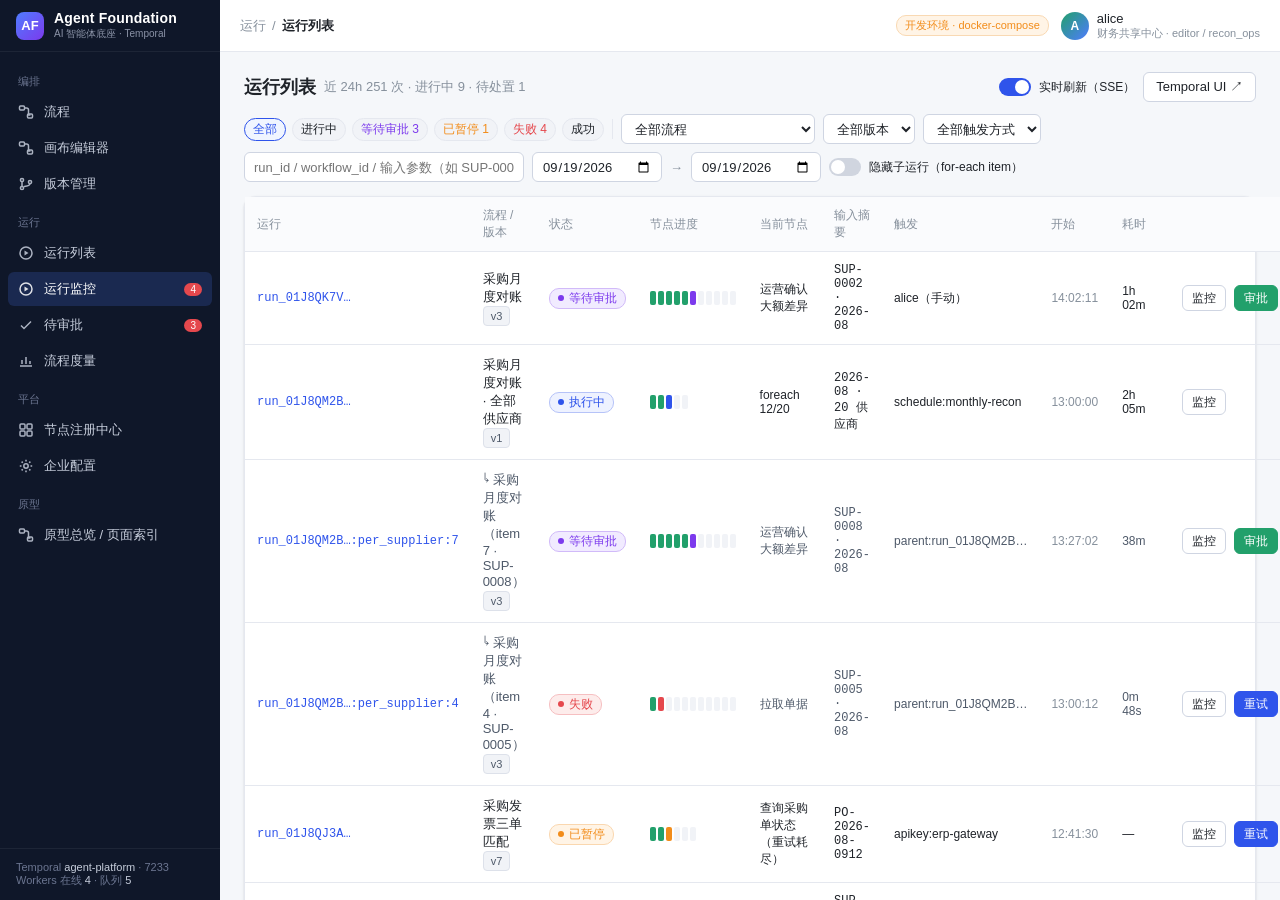
<file: prototype/runs.html>
<!DOCTYPE html>
<html lang="zh-CN">
<head>
<meta charset="utf-8"/>
<title>运行列表 · Agent Foundation</title>
<link rel="stylesheet" href="assets/app.css"/>
<style>
  .fbar{display:flex;gap:8px;align-items:center;flex-wrap:wrap;margin-bottom:14px}
  .fbar .in{width:auto}
  .quick{display:flex;gap:6px}
  .quick .chip{cursor:pointer}.quick .chip.on{background:var(--primary-50);border-color:var(--primary);color:var(--primary)}
  .prog{display:flex;gap:2px}.prog i{width:6px;height:14px;border-radius:2px;background:var(--gray-bg)}
  .prog .ok{background:var(--success)}.prog .fail{background:var(--danger)}.prog .run{background:var(--primary)}.prog .wait{background:var(--purple)}.prog .pause{background:var(--warning)}
  .pager{display:flex;align-items:center;gap:8px;padding:10px 16px;border-top:1px solid var(--border);font-size:12px;color:var(--text-3)}
</style>
</head>
<body>
<div class="shell" id="shell">
  <main class="main"><div class="page">
    <div class="row" style="margin-bottom:12px"><h2 style="margin:0;font-size:18px">运行列表</h2><span class="muted">近 24h 251 次 · 进行中 9 · 待处置 1</span><span class="spacer"></span><label class="row small"><span class="switch on"></span> 实时刷新（SSE）</label><button class="btn" onclick="AF.toast('已在 Temporal UI 按 FlowKey 过滤打开')">Temporal UI ↗</button></div>
    <div class="fbar">
      <div class="quick"><span class="chip on">全部</span><span class="chip">进行中</span><span class="chip" style="color:var(--purple)">等待审批 3</span><span class="chip" style="color:var(--warning)">已暂停 1</span><span class="chip" style="color:var(--danger)">失败 4</span><span class="chip">成功</span></div>
      <span class="sep" style="width:1px;height:20px;background:var(--border)"></span>
      <select class="in"><option>全部流程</option><option>采购月度对账</option><option>采购月度对账 · 全部供应商</option><option>采购发票三单匹配</option><option>销售回款对账</option></select>
      <select class="in"><option>全部版本</option></select>
      <select class="in"><option>全部触发方式</option><option>手动</option><option>定时</option><option>开放 API</option><option>子流程</option></select>
      <input class="in" placeholder="run_id / workflow_id / 输入参数（如 SUP-0002）" style="width:280px"/>
      <input class="in" type="date" value="2026-09-19"/><span class="muted">→</span><input class="in" type="date" value="2026-09-19"/>
      <label class="row small"><span class="switch"></span> 隐藏子运行（for-each item）</label>
    </div>

    <div class="card">
      <table class="tbl"><thead><tr><th>运行</th><th>流程 / 版本</th><th>状态</th><th>节点进度</th><th>当前节点</th><th>输入摘要</th><th>触发</th><th>开始</th><th>耗时</th><th></th></tr></thead><tbody id="rows"></tbody></table>
      <div class="pager"><span>共 251 条</span><span class="spacer"></span><button class="btn sm ghost">‹</button><span>1 / 13</span><button class="btn sm ghost">›</button><select class="in" style="width:80px;height:26px;font-size:12px"><option>20 / 页</option></select></div>
    </div>
  </div></main>
</div>
<script src="assets/data.js"></script>
<script src="assets/app.js"></script>
<script>
AF.renderShell({ active: 'runs', crumbs: ['运行', '运行列表'] });
var runs = [
  ['run_01J8QK7V…', 'run.html', '采购月度对账', 'v3', 'waiting_approval', 'ok ok ok ok ok wait - - - - -', '运营确认大额差异', 'SUP-0002 · 2026-08', 'alice（手动）', '14:02:11', '1h 02m', false],
  ['run_01J8QM2B…', 'run.html#foreach', '采购月度对账 · 全部供应商', 'v1', 'running', 'ok ok run - -', 'foreach 12/20', '2026-08 · 20 供应商', 'schedule:monthly-recon', '13:00:00', '2h 05m', false],
  ['run_01J8QM2B…:per_supplier:7', 'run.html', '↳ 采购月度对账（item 7 · SUP-0008）', 'v3', 'waiting_approval', 'ok ok ok ok ok wait - - - - -', '运营确认大额差异', 'SUP-0008 · 2026-08', 'parent:run_01J8QM2B…', '13:27:02', '38m', true],
  ['run_01J8QM2B…:per_supplier:4', 'run.html', '↳ 采购月度对账（item 4 · SUP-0005）', 'v3', 'failed', 'ok fail - - - - - - - - -', '拉取单据', 'SUP-0005 · 2026-08', 'parent:run_01J8QM2B…', '13:00:12', '0m 48s', true],
  ['run_01J8QJ3A…', '#', '采购发票三单匹配', 'v7', 'paused', 'ok ok pause - - -', '查询采购单状态（重试耗尽）', 'PO-2026-08-0912', 'apikey:erp-gateway', '12:41:30', '—', false],
  ['run_01J8QH9C…', 'run.html', '采购月度对账', 'v3', 'succeeded', 'ok ok ok ok ok ok ok', '—', 'SUP-0001 · 2026-08', 'alice（手动）', '11:20:04', '2m 41s', false],
  ['run_01J8QH2K…', '#', '采购发票三单匹配', 'v7', 'succeeded', 'ok ok ok ok ok ok', '—', 'PO-2026-08-0911', 'apikey:erp-gateway', '11:18:40', '0m 12s', false],
  ['run_01J8QG2D…', '#', '销售回款对账', 'v2', 'failed', 'ok fail - - - -', '拉取回款记录（Worker 离线）', 'CUST-0210 · 2026-08', 'schedule:daily-sales', '09:00:00', '0m 48s', false],
  ['run_01J8QF7X…', '#', '采购发票三单匹配', 'v7', 'succeeded', 'ok ok ok ok ok ok', '—', 'PO-2026-08-0907', 'apikey:erp-gateway', '08:52:11', '0m 15s', false],
  ['run_01J8QE1P…', 'run.html', '采购月度对账', 'v3', 'succeeded', 'ok ok ok ok ok ok ok ok ok', '—', 'SUP-0009 · 2026-08', 'chen（手动）', '昨天 18:31', '3h 10m（含审批 3h 05m）', false],
  ['run_01J8QD4M…', '#', '供应商通知子流程', 'v9', 'succeeded', 'ok ok ok', '—', 'SUP-0009', 'parent:run_01J8QE1P…', '昨天 18:29', '0m 06s', true],
  ['run_01J8QC8W…', '#', '采购月度对账', 'v2', 'cancelled', 'ok ok ok ok wait', '运营确认大额差异', 'SUP-0004 · 2026-07', 'wang（手动）', '09-16 10:12', '取消于 09-17', false]
];
document.getElementById('rows').innerHTML = runs.map(function (r) {
  var prog = r[5].split(' ').map(function (s) { return '<i class="' + (s === '-' ? '' : s) + '"></i>'; }).join('');
  var st = r[4] === 'cancelled' ? '<span class="st-skipped"><span class="stag">已取消</span></span>' : AF.stag(r[4]);
  return '<tr' + (r[11] ? ' style="color:var(--text-2)"' : '') + '><td class="mono"><a href="' + r[1] + '">' + r[0] + '</a></td><td>' + r[2] + ' <span class="tag gray">' + r[3] + '</span></td><td>' + st + '</td><td><div class="prog">' + prog + '</div></td><td class="small">' + r[6] + '</td><td class="mono small">' + r[7] + '</td><td class="small">' + r[8] + '</td><td class="small muted">' + r[9] + '</td><td class="small">' + r[10] + '</td><td><div class="row"><a class="btn sm" href="' + r[1] + '">监控</a>' + (r[4] === 'paused' || r[4] === 'failed' ? '<button class="btn sm primary" onclick="AF.toast(\'已发送 manual_action(retry)\')">重试</button>' : '') + (r[4] === 'waiting_approval' ? '<a class="btn sm success" href="approvals.html">审批</a>' : '') + '</div></td></tr>';
}).join('');
</script>
</body>
</html>
</file>
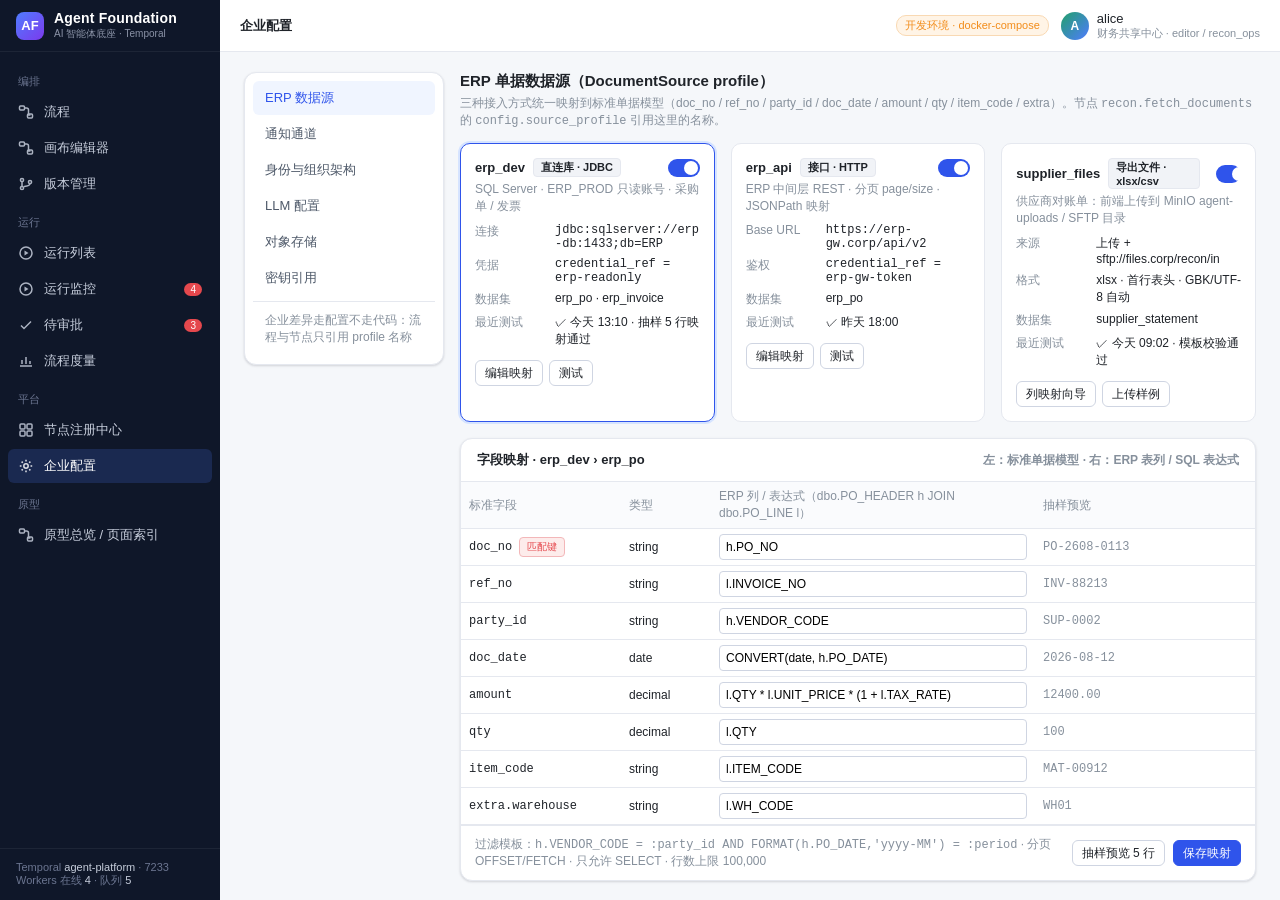
<file: prototype/settings.html>
<!DOCTYPE html>
<html lang="zh-CN">
<head>
<meta charset="utf-8"/>
<title>企业配置 · Agent Foundation</title>
<link rel="stylesheet" href="assets/app.css"/>
<style>
  .settings{display:grid;grid-template-columns:200px 1fr;gap:16px}
  .snav a{display:block;padding:8px 12px;border-radius:6px;color:var(--text-2);margin-bottom:2px}
  .snav a.active{background:var(--primary-50);color:var(--primary);font-weight:500}
  .sect-title{font-weight:600;font-size:15px;margin:0 0 4px}
  .sect-desc{color:var(--text-3);font-size:12px;margin-bottom:14px}
  .ptype{display:inline-flex;align-items:center;gap:4px;font-size:11px;padding:1px 7px;border-radius:4px;background:var(--gray-bg);border:1px solid var(--border)}
  .okline{color:var(--success);font-size:12px}
  .chan{display:flex;gap:12px;align-items:flex-start;padding:14px;border:1px solid var(--border);border-radius:10px;background:#fff}
  .chan .lg{width:36px;height:36px;border-radius:8px;display:grid;place-items:center;color:#fff;font-weight:700;font-size:12px;flex:none}
  .preview{background:#fafbfd;border:1px dashed var(--border-strong);border-radius:8px;padding:10px;font-size:12px}
</style>
</head>
<body>
<div class="shell" id="shell">
  <main class="main"><div class="page">
    <div class="settings">
      <div class="card" style="padding:8px;align-self:start"><div class="snav">
        <a href="#" class="active" data-s="erp">ERP 数据源</a><a href="#" data-s="notify">通知通道</a><a href="#" data-s="identity">身份与组织架构</a><a href="#" data-s="llm">LLM 配置</a><a href="#" data-s="storage">对象存储</a><a href="#" data-s="cred">密钥引用</a>
      </div><div class="muted small" style="padding:10px 12px;border-top:1px solid var(--border);margin-top:6px">企业差异走配置不走代码：流程与节点只引用 profile 名称</div></div>

      <div>
        <!-- ERP -->
        <div class="spane" data-s="erp">
          <h3 class="sect-title">ERP 单据数据源（DocumentSource profile）</h3>
          <div class="sect-desc">三种接入方式统一映射到标准单据模型（doc_no / ref_no / party_id / doc_date / amount / qty / item_code / extra）。节点 <span class="mono">recon.fetch_documents</span> 的 <span class="mono">config.source_profile</span> 引用这里的名称。</div>
          <div class="grid g3" style="margin-bottom:16px">
            <div class="profile-card active"><h4>erp_dev <span class="ptype">直连库 · JDBC</span><span class="spacer"></span><span class="switch on"></span></h4><div class="desc">SQL Server · ERP_PROD 只读账号 · 采购单 / 发票</div><dl class="kv" style="margin-top:8px;grid-template-columns:70px 1fr"><dt>连接</dt><dd class="mono">jdbc:sqlserver://erp-db:1433;db=ERP</dd><dt>凭据</dt><dd class="mono">credential_ref = erp-readonly</dd><dt>数据集</dt><dd>erp_po · erp_invoice</dd><dt>最近测试</dt><dd class="okline">✓ 今天 13:10 · 抽样 5 行映射通过</dd></dl><div class="foot"><button class="btn sm">编辑映射</button><button class="btn sm" onclick="AF.toast('连通性正常 · 抽样 5 行映射通过')">测试</button></div></div>
            <div class="profile-card"><h4>erp_api <span class="ptype">接口 · HTTP</span><span class="spacer"></span><span class="switch on"></span></h4><div class="desc">ERP 中间层 REST · 分页 page/size · JSONPath 映射</div><dl class="kv" style="margin-top:8px;grid-template-columns:70px 1fr"><dt>Base URL</dt><dd class="mono">https://erp-gw.corp/api/v2</dd><dt>鉴权</dt><dd class="mono">credential_ref = erp-gw-token</dd><dt>数据集</dt><dd>erp_po</dd><dt>最近测试</dt><dd class="okline">✓ 昨天 18:00</dd></dl><div class="foot"><button class="btn sm">编辑映射</button><button class="btn sm">测试</button></div></div>
            <div class="profile-card"><h4>supplier_files <span class="ptype">导出文件 · xlsx/csv</span><span class="spacer"></span><span class="switch on"></span></h4><div class="desc">供应商对账单：前端上传到 MinIO agent-uploads / SFTP 目录</div><dl class="kv" style="margin-top:8px;grid-template-columns:70px 1fr"><dt>来源</dt><dd>上传 + sftp://files.corp/recon/in</dd><dt>格式</dt><dd>xlsx · 首行表头 · GBK/UTF-8 自动</dd><dt>数据集</dt><dd>supplier_statement</dd><dt>最近测试</dt><dd class="okline">✓ 今天 09:02 · 模板校验通过</dd></dl><div class="foot"><button class="btn sm">列映射向导</button><button class="btn sm">上传样例</button></div></div>
          </div>
          <div class="card"><div class="hd">字段映射 · erp_dev › erp_po<span class="spacer"></span><span class="muted small">左：标准单据模型 · 右：ERP 表列 / SQL 表达式</span></div>
            <div class="bd" style="padding:0">
              <table class="mapping"><thead><tr><th style="width:160px">标准字段</th><th style="width:90px">类型</th><th>ERP 列 / 表达式（dbo.PO_HEADER h JOIN dbo.PO_LINE l）</th><th style="width:220px">抽样预览</th></tr></thead><tbody>
                <tr><td class="mono">doc_no <span class="tag red" style="font-size:10px">匹配键</span></td><td>string</td><td><input value="h.PO_NO"/></td><td class="mono muted">PO-2608-0113</td></tr>
                <tr><td class="mono">ref_no</td><td>string</td><td><input value="l.INVOICE_NO"/></td><td class="mono muted">INV-88213</td></tr>
                <tr><td class="mono">party_id</td><td>string</td><td><input value="h.VENDOR_CODE"/></td><td class="mono muted">SUP-0002</td></tr>
                <tr><td class="mono">doc_date</td><td>date</td><td><input value="CONVERT(date, h.PO_DATE)"/></td><td class="mono muted">2026-08-12</td></tr>
                <tr><td class="mono">amount</td><td>decimal</td><td><input value="l.QTY * l.UNIT_PRICE * (1 + l.TAX_RATE)"/></td><td class="mono muted">12400.00</td></tr>
                <tr><td class="mono">qty</td><td>decimal</td><td><input value="l.QTY"/></td><td class="mono muted">100</td></tr>
                <tr><td class="mono">item_code</td><td>string</td><td><input value="l.ITEM_CODE"/></td><td class="mono muted">MAT-00912</td></tr>
                <tr><td class="mono">extra.warehouse</td><td>string</td><td><input value="l.WH_CODE"/></td><td class="mono muted">WH01</td></tr>
              </tbody></table>
              <div class="row" style="padding:10px 14px;border-top:1px solid var(--border)"><span class="muted small">过滤模板：<span class="mono">h.VENDOR_CODE = :party_id AND FORMAT(h.PO_DATE,'yyyy-MM') = :period</span> · 分页 OFFSET/FETCH · 只允许 SELECT · 行数上限 100,000</span><span class="spacer"></span><button class="btn sm">抽样预览 5 行</button><button class="btn sm primary" onclick="AF.toast('映射已保存 · 版本 7')">保存映射</button></div>
            </div></div>
        </div>

        <!-- 通知通道 -->
        <div class="spane" data-s="notify" style="display:none">
          <h3 class="sect-title">通知通道（NotificationChannel）</h3>
          <div class="sect-desc">审批请求、节点失败、审批超时提醒、运维告警（Alertmanager）都经通知中心按路由发送。默认通道：<b>企业微信</b>；不同企业可切换到钉钉 / 飞书 / 邮件 / Webhook，流程与节点只引用通道名。</div>
          <div class="grid g2" style="margin-bottom:16px">
            <div class="chan" style="border-color:var(--primary);box-shadow:0 0 0 2px var(--primary-100)"><div class="lg" style="background:#07c160">微</div><div style="flex:1"><div class="row"><b>wecom-default</b><span class="tag green">默认</span><span class="ptype">企业微信 · 应用消息 + 群机器人</span><span class="spacer"></span><span class="switch on"></span></div><dl class="kv" style="margin-top:8px;grid-template-columns:80px 1fr"><dt>企业 ID</dt><dd class="mono">ww8f3e…21</dd><dt>应用</dt><dd class="mono">AgentId 1000012 · credential_ref = wecom-app-secret</dd><dt>群机器人</dt><dd class="mono">财务对账运营群 · webhook ···9a1c</dd><dt>用户映射</dt><dd>users.external_id（企业微信 userid，来自通讯录同步）</dd><dt>24h</dt><dd>发送 212 · 失败 0</dd></dl><div class="foot" style="margin-top:8px;display:flex;gap:6px"><button class="btn sm" onclick="AF.toast('测试消息已发送到 alice 的企业微信')">发送测试</button><button class="btn sm">编辑</button></div></div></div>
            <div class="chan"><div class="lg" style="background:#1677ff">钉</div><div style="flex:1"><div class="row"><b>dingtalk-ops</b><span class="ptype">钉钉 · 群机器人</span><span class="spacer"></span><span class="switch on"></span></div><dl class="kv" style="margin-top:8px;grid-template-columns:80px 1fr"><dt>Webhook</dt><dd class="mono">oapi.dingtalk.com/robot/send?access_token=···7bd2</dd><dt>加签</dt><dd class="mono">credential_ref = dingtalk-ops-sign</dd><dt>24h</dt><dd>发送 3 · 失败 0</dd></dl><div class="foot" style="margin-top:8px;display:flex;gap:6px"><button class="btn sm">发送测试</button><button class="btn sm">编辑</button><button class="btn sm ghost">设为默认</button></div></div></div>
            <div class="chan"><div class="lg" style="background:#3370ff">飞</div><div style="flex:1"><div class="row"><b>feishu</b><span class="ptype">飞书 · 应用消息</span><span class="spacer"></span><span class="switch"></span></div><div class="muted small" style="margin-top:8px">未启用 · 配置 App ID / Secret 后可作为审批通道</div><div class="foot" style="margin-top:8px;display:flex;gap:6px"><button class="btn sm">配置</button></div></div></div>
            <div class="chan"><div class="lg" style="background:#8b93a7">✉</div><div style="flex:1"><div class="row"><b>email-finance</b><span class="ptype">邮件 · SMTP</span><span class="spacer"></span><span class="switch on"></span></div><dl class="kv" style="margin-top:8px;grid-template-columns:80px 1fr"><dt>SMTP</dt><dd class="mono">smtp.corp:587 STARTTLS · noreply@corp</dd><dt>用途</dt><dd>备用通道（NotificationFailing 时兜底）· 日报</dd></dl><div class="foot" style="margin-top:8px;display:flex;gap:6px"><button class="btn sm">发送测试</button><button class="btn sm">编辑</button></div></div></div>
          </div>
          <div class="card"><div class="hd">路由规则<span class="spacer"></span><button class="btn sm">+ 添加路由</button></div><div class="bd" style="padding:6px 16px">
            <div class="route-row" style="color:var(--text-3);font-weight:500"><span>事件 / 告警</span><span>流程匹配</span><span>最低级别</span><span>通道</span><span></span></div>
            <div class="route-row"><span class="mono">approval.requested / reminder</span><span class="mono">*</span><span>—</span><span><span class="chip">wecom-default → 审批人（应用消息）</span></span><span class="switch on"></span></div>
            <div class="route-row"><span class="mono">node.failed (onError=pause)</span><span class="mono">recon.*</span><span>P2</span><span><span class="chip">wecom-default → 财务对账运营群</span></span><span class="switch on"></span></div>
            <div class="route-row"><span class="mono">node.failed</span><span class="mono">purchase.* / sales.*</span><span>P2</span><span><span class="chip">dingtalk-ops</span></span><span class="switch on"></span></div>
            <div class="route-row"><span class="mono">alert.* (Alertmanager)</span><span class="mono">*</span><span>P1/P2</span><span><span class="chip">wecom-default → 运维群</span> <span class="chip">P1 + 电话</span></span><span class="switch on"></span></div>
            <div class="route-row"><span class="mono">run.finished</span><span class="mono">*</span><span>—</span><span><span class="chip">wecom-default → 发起人</span></span><span class="switch on"></span></div>
            <div class="route-row"><span class="mono">notification.failed</span><span class="mono">*</span><span>—</span><span><span class="chip">email-finance（备用）</span></span><span class="switch on"></span></div>
          </div></div>
        </div>

        <!-- 身份 -->
        <div class="spane" data-s="identity" style="display:none">
          <h3 class="sect-title">身份与组织架构</h3>
          <div class="sect-desc">登录走 OIDC（开发 Keycloak，生产可接企业 IdP / 企业微信 / AD）；部门、用户、角色由 IdentityProvider 同步，审批节点的审批人在运行时据此解析。</div>
          <div class="grid g2" style="margin-bottom:16px">
            <div class="card"><div class="hd">OIDC 登录</div><div class="bd"><dl class="kv" style="grid-template-columns:110px 1fr"><dt>Issuer</dt><dd class="mono">https://sso.corp/realms/agent-platform</dd><dt>Client（前端）</dt><dd class="mono">web · public · PKCE</dd><dt>Client（API）</dt><dd class="mono">platform-api · bearer-only</dd><dt>Broker</dt><dd>企业微信扫码 <span class="tag green">已启用</span> · AD/LDAP <span class="tag gray">未启用</span></dd><dt>状态</dt><dd class="okline">✓ JWKS 可达 · 今日登录 37 人</dd></dl></div></div>
            <div class="card"><div class="hd">组织架构同步<span class="spacer"></span><button class="btn sm" onclick="AF.toast('已触发同步：部门 24 · 用户 312 · 组 9')">立即同步</button></div><div class="bd"><dl class="kv" style="grid-template-columns:110px 1fr"><dt>来源</dt><dd>企业微信通讯录 API <span class="tag green">主</span> · Keycloak SCIM <span class="tag gray">备</span></dd><dt>周期</dt><dd>每 1h · 上次 45 分钟前 <span class="okline">✓</span></dd><dt>规模</dt><dd>部门 24 · 用户 312（在职 298）· 组 9</dd><dt>上级关系</dt><dd>来自通讯录 leader 字段 → users.manager_user_id（用于"发起人上级"）</dd><dt>停用策略</dt><dd>不删除，置 status=inactive；进行中审批可转办</dd></dl></div></div>
          </div>
          <div class="grid g2">
            <div class="card"><div class="hd">IdP 组 → 平台角色映射<span class="spacer"></span><button class="btn sm">+ 添加</button></div><table class="tbl"><thead><tr><th>IdP 组</th><th>平台角色</th><th>成员</th><th></th></tr></thead><tbody>
              <tr><td class="mono">platform-admin</td><td><span class="tag red">admin</span></td><td>2</td><td><span class="del muted">×</span></td></tr>
              <tr><td class="mono">flow-editors</td><td><span class="tag blue">editor</span></td><td>8</td><td><span class="del muted">×</span></td></tr>
              <tr><td class="mono">finance-ap</td><td><span class="tag purple">operator</span> + <span class="tag gray">recon_ops</span></td><td>6</td><td><span class="del muted">×</span></td></tr>
              <tr><td class="mono">purchase-managers</td><td><span class="tag purple">operator</span> + <span class="tag gray">po_approver</span></td><td>4</td><td><span class="del muted">×</span></td></tr>
              <tr><td class="mono">*（其他已登录用户）</td><td><span class="tag gray">viewer</span></td><td>—</td><td></td></tr>
            </tbody></table></div>
            <div class="card"><div class="hd">组织架构预览</div><div class="bd" style="font-size:12.5px;line-height:1.9"><div>▾ 集团总部 <span class="muted">(312)</span></div><div style="padding-left:16px">▾ 财务共享中心 <span class="muted">(23) · 主管 陈总监</span></div><div style="padding-left:32px">应付组 <span class="muted">(6) · 主管 李经理</span> <span class="tag gray">recon_ops</span></div><div style="padding-left:32px">应收组 <span class="muted">(8)</span></div><div style="padding-left:32px">总账组 <span class="muted">(9)</span></div><div style="padding-left:16px">▸ 采购中心 <span class="muted">(41) · 主管 王经理</span></div><div style="padding-left:16px">▸ 销售中心 <span class="muted">(87)</span></div><div style="padding-left:16px">▸ 信息中心 <span class="muted">(19)</span></div></div></div>
          </div>
        </div>

        <!-- LLM -->
        <div class="spane" data-s="llm" style="display:none">
          <h3 class="sect-title">LLM 配置（LLM profile）</h3>
          <div class="sect-desc">节点只引用 profile 名称；供应商可替换。LLM 仅用于节点内部的文本理解 / 抽取 / 分类，输出受 JSON Schema 约束，不决定流程走向。</div>
          <div class="grid g2">
            <div class="profile-card active"><h4>default <span class="ptype">OpenAI 兼容 · 私有化</span><span class="spacer"></span><span class="switch on"></span></h4><dl class="kv" style="margin-top:8px;grid-template-columns:80px 1fr"><dt>Base URL</dt><dd class="mono">http://llm-gw.corp/v1</dd><dt>模型</dt><dd class="mono">qwen2.5-72b-instruct</dd><dt>凭据</dt><dd class="mono">credential_ref = llm-gw-key</dd><dt>预算</dt><dd>单节点 ≤ 20k tokens · 日 ≤ ¥200 → BudgetExceeded（不重试）</dd><dt>7 日用量</dt><dd>1.2M tokens · ¥86</dd></dl><div class="foot"><button class="btn sm">测试 extract</button><button class="btn sm">编辑</button></div></div>
            <div class="profile-card"><h4>azure-gpt4o <span class="ptype">Azure OpenAI</span><span class="spacer"></span><span class="switch"></span></h4><div class="desc" style="margin-top:8px">未启用 · 供合规允许的外部场景</div><div class="foot"><button class="btn sm">配置</button></div></div>
          </div>
        </div>

        <!-- 存储 -->
        <div class="spane" data-s="storage" style="display:none">
          <h3 class="sect-title">对象存储（ArtifactStore）</h3>
          <div class="sect-desc">节点大输出、原始单据、报告全部落对象存储，上下文只保留 ref://artifact/&lt;id&gt;。开发 MinIO 单节点，生产换云对象存储只改此处。</div>
          <div class="profile-card active" style="max-width:640px"><h4>minio-dev <span class="ptype">S3 · MinIO</span><span class="spacer"></span><span class="switch on"></span></h4><dl class="kv" style="margin-top:8px;grid-template-columns:110px 1fr"><dt>Endpoint</dt><dd class="mono">http://minio:9000 · Console :9001</dd><dt>Bucket</dt><dd class="mono">agent-artifacts（90 天）· agent-uploads（30 天）</dd><dt>凭据</dt><dd class="mono">credential_ref = minio-service</dd><dt>访问</dt><dd>Worker / API 服务账号；前端仅预签名 URL（10 分钟）</dd><dt>用量</dt><dd>12.4 GB · 38,120 对象 · 今日新增 1.1 GB</dd><dt>自动落存阈值</dt><dd>节点输出 &gt; 64 KB 自动落存；&gt; 512 KB 拒绝（OutputTooLarge）</dd></dl><div class="foot"><button class="btn sm">测试读写</button><button class="btn sm">编辑</button></div></div>
        </div>

        <!-- 密钥 -->
        <div class="spane" data-s="cred" style="display:none">
          <h3 class="sect-title">密钥引用（credential_ref）</h3>
          <div class="sect-desc">DAG、profile、日志中只出现引用名；值加密存储或指向 Vault，API 只写不读。</div>
          <div class="card"><table class="tbl"><thead><tr><th>引用名</th><th>类型</th><th>存储</th><th>被引用</th><th>更新</th><th></th></tr></thead><tbody>
            <tr><td class="mono">erp-readonly</td><td>用户名/密码</td><td>AES-GCM</td><td>erp_dev</td><td>09-01</td><td><button class="btn sm">轮换</button></td></tr>
            <tr><td class="mono">erp-gw-token</td><td>Bearer</td><td>Vault kv/agent/erp-gw</td><td>erp_api</td><td>09-10</td><td><button class="btn sm">轮换</button></td></tr>
            <tr><td class="mono">wecom-app-secret</td><td>Secret</td><td>AES-GCM</td><td>wecom-default</td><td>08-22</td><td><button class="btn sm">轮换</button></td></tr>
            <tr><td class="mono">llm-gw-key</td><td>API Key</td><td>AES-GCM</td><td>default (llm)</td><td>09-15</td><td><button class="btn sm">轮换</button></td></tr>
            <tr><td class="mono">minio-service</td><td>AK/SK</td><td>AES-GCM</td><td>minio-dev</td><td>08-30</td><td><button class="btn sm">轮换</button></td></tr>
          </tbody></table></div>
        </div>
      </div>
    </div>
  </div></main>
</div>
<script src="assets/data.js"></script>
<script src="assets/app.js"></script>
<script>
AF.renderShell({ active: 'settings', crumbs: ['企业配置'] });
document.querySelectorAll('.snav a').forEach(function (a) { a.addEventListener('click', function (e) { e.preventDefault(); document.querySelectorAll('.snav a').forEach(function (x) { x.classList.remove('active'); }); a.classList.add('active'); document.querySelectorAll('.spane').forEach(function (p) { p.style.display = p.dataset.s === a.dataset.s ? '' : 'none'; }); }); });
var m = /s=(\w+)/.exec(location.hash); if (m) { var a = document.querySelector('.snav a[data-s="' + m[1] + '"]'); if (a) a.click(); }
</script>
</body>
</html>
</file>
<file: prototype/assets/app.css>
:root{
  --primary:#2f54eb;--primary-600:#1d39c4;--primary-50:#f0f5ff;--primary-100:#d6e4ff;
  --bg:#f5f7fa;--panel:#ffffff;--border:#e5e8ef;--border-strong:#cfd5e2;
  --text:#1f2329;--text-2:#4e5969;--text-3:#86909c;--text-4:#c9cdd4;
  --success:#22a06b;--success-bg:#e8f7f0;--warning:#f28c1a;--warning-bg:#fff4e6;--danger:#e5484d;--danger-bg:#fdeceb;
  --info:#2f54eb;--info-bg:#eef2ff;--purple:#7c3aed;--purple-bg:#f1ebff;--gray:#8b93a7;--gray-bg:#f1f3f7;
  --radius:8px;--radius-lg:12px;--shadow:0 1px 2px rgba(16,24,40,.06),0 1px 3px rgba(16,24,40,.1);
  --shadow-lg:0 10px 30px rgba(16,24,40,.12);
  --font:-apple-system,BlinkMacSystemFont,"Segoe UI","PingFang SC","Hiragino Sans GB","Microsoft YaHei",Roboto,Helvetica,Arial,sans-serif;
  --mono:"SFMono-Regular",Menlo,Consolas,"Liberation Mono",monospace;
}
*{box-sizing:border-box}
html,body{height:100%;margin:0}
body{font-family:var(--font);font-size:13px;color:var(--text);background:var(--bg);-webkit-font-smoothing:antialiased}
a{color:var(--primary);text-decoration:none}
button{font-family:inherit}
::-webkit-scrollbar{width:8px;height:8px}::-webkit-scrollbar-thumb{background:#d5d9e2;border-radius:8px}

/* ---------- shell ---------- */
.shell{display:grid;grid-template-columns:220px minmax(0,1fr);grid-template-rows:52px 1fr;height:100vh;overflow:hidden}
.sidebar{grid-row:1/3;background:#0f1729;color:#c7cedc;display:flex;flex-direction:column}
.brand{height:52px;flex:none;display:flex;align-items:center;gap:10px;padding:0 16px;border-bottom:1px solid rgba(255,255,255,.06)}
.brand .logo{width:28px;height:28px;border-radius:8px;background:linear-gradient(135deg,#4f7cff,#7c3aed);display:grid;place-items:center;color:#fff;font-weight:700;font-size:13px}
.brand .name{color:#fff;font-weight:600;font-size:14px;letter-spacing:.2px}
.brand .sub{font-size:10px;color:#8b93a7;margin-top:1px}
.nav{padding:10px 8px;flex:1;overflow:auto}
.nav .group{font-size:11px;color:#6b7590;padding:12px 10px 6px;letter-spacing:.4px}
.nav a{display:flex;align-items:center;gap:10px;color:#c7cedc;padding:8px 10px;border-radius:6px;margin-bottom:2px;font-size:13px}
.nav a:hover{background:rgba(255,255,255,.06);color:#fff}
.nav a.active{background:rgba(79,124,255,.18);color:#fff}
.nav a .ic{width:16px;height:16px;opacity:.85}
.nav .badge{margin-left:auto;background:#e5484d;color:#fff;font-size:10px;padding:1px 6px;border-radius:10px}
.sidebar .foot{flex:none;padding:12px 16px;border-top:1px solid rgba(255,255,255,.06);font-size:11px;color:#6b7590}
.sidebar .foot b{color:#c7cedc;font-weight:500}
.topbar{display:flex;align-items:center;gap:12px;padding:0 20px;background:var(--panel);border-bottom:1px solid var(--border)}
.crumbs{display:flex;align-items:center;gap:6px;color:var(--text-3)}
.crumbs b{color:var(--text);font-weight:600}
.topbar .spacer{flex:1}
.topbar .env{font-size:11px;padding:2px 8px;border-radius:10px;background:var(--warning-bg);color:var(--warning);border:1px solid #f9d9b3}
.avatar{width:28px;height:28px;border-radius:50%;background:linear-gradient(135deg,#22a06b,#4f7cff);color:#fff;display:grid;place-items:center;font-size:12px;font-weight:600}
.user{display:flex;align-items:center;gap:8px}
.user .who{line-height:1.15}.user .who small{display:block;color:var(--text-3);font-size:11px}
.main{overflow:auto;min-width:0;min-height:0}
.page{padding:20px 24px}

/* ---------- primitives ---------- */
.btn{display:inline-flex;align-items:center;gap:6px;height:30px;padding:0 12px;border-radius:6px;border:1px solid var(--border-strong);background:#fff;color:var(--text);font-size:13px;cursor:pointer;white-space:nowrap}
.btn:hover{border-color:var(--primary);color:var(--primary)}
.btn.primary{background:var(--primary);border-color:var(--primary);color:#fff}
.btn.primary:hover{background:var(--primary-600)}
.btn.danger{color:var(--danger);border-color:#f3b7b9}.btn.danger:hover{background:var(--danger-bg)}
.btn.success{background:var(--success);border-color:var(--success);color:#fff}
.btn.ghost{border-color:transparent;color:var(--text-2)}.btn.ghost:hover{background:var(--gray-bg);color:var(--text)}
.btn.sm{height:26px;padding:0 9px;font-size:12px}
.btn:disabled{opacity:.5;cursor:not-allowed}
.tag{display:inline-flex;align-items:center;gap:4px;height:20px;padding:0 7px;border-radius:4px;font-size:11px;font-weight:500;border:1px solid transparent}
.tag.blue{background:var(--info-bg);color:var(--info);border-color:#c9d6ff}
.tag.green{background:var(--success-bg);color:var(--success);border-color:#bde9d3}
.tag.orange{background:var(--warning-bg);color:var(--warning);border-color:#f9d9b3}
.tag.red{background:var(--danger-bg);color:var(--danger);border-color:#f3b7b9}
.tag.purple{background:var(--purple-bg);color:var(--purple);border-color:#dccdfb}
.tag.gray{background:var(--gray-bg);color:var(--text-2);border-color:#dde1ea}
.dot{width:8px;height:8px;border-radius:50%;display:inline-block}
.card{background:var(--panel);border:1px solid var(--border);border-radius:var(--radius-lg);box-shadow:var(--shadow)}
.card .hd{display:flex;align-items:center;gap:10px;padding:12px 16px;border-bottom:1px solid var(--border);font-weight:600}
.card .hd .spacer{flex:1}
.card .bd{padding:16px}
.grid{display:grid;gap:16px}
.g4{grid-template-columns:repeat(4,1fr)}.g3{grid-template-columns:repeat(3,1fr)}.g2{grid-template-columns:repeat(2,1fr)}
.stat{padding:16px}
.stat .lbl{color:var(--text-3);font-size:12px}.stat .val{font-size:26px;font-weight:600;margin-top:4px}
.stat .val small{font-size:12px;color:var(--text-3);font-weight:400;margin-left:6px}
.stat .trend{font-size:11px;margin-top:6px}.trend.up{color:var(--success)}.trend.down{color:var(--danger)}
table.tbl{width:100%;border-collapse:collapse}
.tbl th{font-weight:500;color:var(--text-3);text-align:left;padding:10px 12px;border-bottom:1px solid var(--border);font-size:12px;background:#fafbfd}
.tbl td{padding:11px 12px;border-bottom:1px solid var(--border);vertical-align:middle}
.tbl tr:last-child td{border-bottom:0}
.tbl tr:hover td{background:#fafbfe}
.tbl .num{font-family:var(--mono);font-size:12px}
.mono{font-family:var(--mono);font-size:12px}
.muted{color:var(--text-3)}
.small{font-size:12px}
.row{display:flex;align-items:center;gap:8px}
.col{display:flex;flex-direction:column;gap:6px}
.spacer{flex:1}
input.in,select.in,textarea.in{width:100%;height:30px;border:1px solid var(--border-strong);border-radius:6px;padding:0 9px;font-size:13px;font-family:inherit;color:var(--text);background:#fff;outline:none}
textarea.in{height:auto;padding:7px 9px;resize:vertical}
input.in:focus,select.in:focus,textarea.in:focus{border-color:var(--primary);box-shadow:0 0 0 2px var(--primary-100)}
input.in.tpl{font-family:var(--mono);font-size:12px;background:#fbfcff}
.field{display:flex;flex-direction:column;gap:5px;margin-bottom:12px}
.field label{font-size:12px;color:var(--text-2)}
.field label .req{color:var(--danger);margin-left:2px}
.field .hint{font-size:11px;color:var(--text-3)}
.tabs{display:flex;gap:2px;border-bottom:1px solid var(--border);padding:0 12px;overflow-x:auto;white-space:nowrap}
.tabs button{border:0;background:none;padding:10px 9px;flex:none;font-size:13px;color:var(--text-2);cursor:pointer;border-bottom:2px solid transparent;margin-bottom:-1px}
.tabs button.active{color:var(--primary);border-bottom-color:var(--primary);font-weight:500}
.tabpane{display:none}.tabpane.active{display:block}
.switch{width:32px;height:18px;border-radius:9px;background:#d0d5df;position:relative;display:inline-block;vertical-align:middle;cursor:pointer}
.switch::after{content:"";position:absolute;width:14px;height:14px;border-radius:50%;background:#fff;top:2px;left:2px;transition:.15s}
.switch.on{background:var(--primary)}.switch.on::after{left:16px}
.chip{display:inline-flex;align-items:center;gap:4px;padding:2px 8px;border-radius:12px;background:var(--gray-bg);font-size:12px;border:1px solid var(--border)}
.chip.user::before{content:"";width:14px;height:14px;border-radius:50%;background:linear-gradient(135deg,#4f7cff,#22a06b)}
.chip .x{color:var(--text-3);margin-left:2px;cursor:pointer}
.kv{display:grid;grid-template-columns:110px 1fr;gap:6px 10px;font-size:12px}
.kv dt{color:var(--text-3)}.kv dd{margin:0;color:var(--text);min-width:0;overflow-wrap:anywhere}
.codebox{background:#0f1729;color:#d6e0f5;border-radius:8px;padding:12px;font-family:var(--mono);font-size:12px;line-height:1.55;overflow:auto;white-space:pre}
.codebox .k{color:#8fb4ff}.codebox .s{color:#9be29b}.codebox .n{color:#ffb86b}.codebox .c{color:#6b7590}
.empty{color:var(--text-3);text-align:center;padding:30px}
.toast{position:fixed;left:50%;top:70px;transform:translateX(-50%);background:#1f2329;color:#fff;padding:9px 14px;border-radius:8px;font-size:13px;box-shadow:var(--shadow-lg);opacity:0;pointer-events:none;transition:.2s;z-index:100}
.toast.show{opacity:1}
.modal-mask{position:fixed;inset:0;background:rgba(15,23,41,.45);display:none;align-items:center;justify-content:center;z-index:90}
.modal-mask.show{display:flex}
.modal{background:#fff;border-radius:12px;width:640px;max-width:calc(100vw - 40px);max-height:calc(100vh - 80px);display:flex;flex-direction:column;box-shadow:var(--shadow-lg)}
.modal .hd{padding:14px 18px;border-bottom:1px solid var(--border);font-weight:600;display:flex;align-items:center}
.modal .hd .close{margin-left:auto;cursor:pointer;color:var(--text-3);font-size:18px;line-height:1}
.modal .bd{padding:18px;overflow:auto}
.modal .ft{padding:12px 18px;border-top:1px solid var(--border);display:flex;justify-content:flex-end;gap:8px}
.progress{height:6px;background:var(--gray-bg);border-radius:3px;overflow:hidden}
.progress i{display:block;height:100%;background:var(--primary)}
.steps{display:flex;gap:4px}
.steps i{flex:1;height:6px;border-radius:2px;background:var(--gray-bg)}
.steps i.ok{background:var(--success)}.steps i.fail{background:var(--danger)}.steps i.run{background:var(--primary)}.steps i.wait{background:var(--purple)}

/* ---------- status colors ---------- */
.st-pending{--st:#b6bdcc;--st-bg:#f4f6fa}
.st-running{--st:#2f54eb;--st-bg:#eef2ff}
.st-succeeded{--st:#22a06b;--st-bg:#e8f7f0}
.st-failed{--st:#e5484d;--st-bg:#fdeceb}
.st-paused{--st:#f28c1a;--st-bg:#fff4e6}
.st-waiting_approval{--st:#7c3aed;--st-bg:#f1ebff}
.st-skipped{--st:#8b93a7;--st-bg:repeating-linear-gradient(135deg,#f1f3f7 0 6px,#e6e9f0 6px 12px)}
.stag{display:inline-flex;align-items:center;gap:5px;white-space:nowrap;font-size:12px;padding:1px 8px;border-radius:10px;background:var(--st-bg);color:var(--st);border:1px solid color-mix(in srgb,var(--st) 35%,#fff)}
.stag::before{content:"";width:6px;height:6px;border-radius:50%;background:var(--st)}
.st-running .stag::before{animation:pulse 1s infinite}
@keyframes pulse{0%,100%{opacity:1}50%{opacity:.3}}

/* ---------- canvas ---------- */
.canvas-wrap{position:relative;overflow:hidden;background:#fafbfd;
  background-image:radial-gradient(#d9dee8 1px,transparent 1px);background-size:20px 20px}
.canvas{position:absolute;inset:0;transform-origin:0 0}
.canvas svg.edges{position:absolute;left:0;top:0;overflow:visible;pointer-events:none}
.edge{fill:none;stroke:#98a2b8;stroke-width:1.6}
.edge.active{stroke:var(--primary);stroke-width:2.2}
.edge.done{stroke:var(--success);stroke-width:2.2}
.edge.dim{stroke:#d8dce6}
.edge.temp{stroke:var(--primary);stroke-dasharray:5 4}
.edge-label{font-size:11px;fill:#4e5969;paint-order:stroke;stroke:#fafbfd;stroke-width:3px}
.node{position:absolute;background:#fff;border:1.5px solid var(--border-strong);border-radius:10px;min-width:180px;box-shadow:var(--shadow);cursor:grab;user-select:none}
.node:hover{border-color:#9db0ff}
.node.selected{border-color:var(--primary);box-shadow:0 0 0 3px var(--primary-100),var(--shadow)}
.node .nh{display:flex;align-items:center;gap:8px;padding:8px 10px;border-bottom:1px solid var(--border);border-radius:10px 10px 0 0}
.node .ico{width:22px;height:22px;border-radius:6px;display:grid;place-items:center;color:#fff;font-size:11px;font-weight:700;flex:none}
.node .ttl{font-weight:600;font-size:13px;line-height:1.2}
.node .typ{font-size:10.5px;color:var(--text-3);font-family:var(--mono);margin-top:1px}
.node .nb{padding:7px 10px;font-size:11.5px;color:var(--text-2);display:flex;flex-direction:column;gap:3px}
.node .nb .out{font-family:var(--mono);color:var(--primary)}
.node .badges{position:absolute;top:-8px;right:8px;display:flex;gap:4px}
.node .badges span{font-size:10px;padding:1px 6px;border-radius:8px;background:#fff;border:1px solid var(--border-strong);color:var(--text-2)}
.node .badges .bp{background:var(--danger);color:#fff;border-color:var(--danger)}
.node .badges .rt{background:var(--warning-bg);color:var(--warning);border-color:#f9d9b3}
.node .badges .off{background:var(--gray-bg);color:var(--text-3)}
.handle{position:absolute;width:12px;height:12px;border-radius:50%;background:#fff;border:2px solid #8b93a7;z-index:2}
.handle.in{left:-7px;top:50%;transform:translateY(-50%)}
.handle.out{right:-7px;top:50%;transform:translateY(-50%);cursor:crosshair}
.handle.out:hover{border-color:var(--primary);background:var(--primary-100)}
.node.selected .handle{border-color:var(--primary)}
.node.k-start,.node.k-end{min-width:0;width:88px;border-radius:24px;text-align:center}
.node.k-start .nh,.node.k-end .nh{border-bottom:0;border-radius:24px;justify-content:center;padding:10px 8px}
.node.k-start .ico{background:#22a06b}.node.k-end .ico{background:#1f2329}.node.k-end.failed .ico{background:var(--danger)}
.node.k-task .ico{background:var(--primary)}
.node.k-branch .ico{background:#f28c1a}.node.k-branch{border-color:#f5c48a}
.node.k-approval .ico{background:var(--purple)}.node.k-approval{border-color:#c9b6f5}
.node.k-assign .ico{background:#8b93a7}
.node.k-subflow .ico{background:#0f9db5}
.node.k-foreach .ico{background:#d9480f}.node.k-foreach{border-color:#f3b28c;background:#fffaf7;min-width:280px}
.node.k-foreach .body-slot{margin:6px 10px 10px;border:1.5px dashed #f3b28c;border-radius:8px;padding:8px 10px;background:#fff}
.node.k-foreach .body-slot .bt{font-size:11px;color:var(--text-3)}
.node.k-foreach .body-slot .bn{font-weight:600;margin-top:2px}
.node.k-foreach .body-slot .bk{font-family:var(--mono);font-size:10.5px;color:var(--text-3)}
.case-handles{position:absolute;right:-7px;top:36px;display:flex;flex-direction:column;gap:8px}
.case-handles .ch{position:relative;height:18px}
.case-handles .ch .handle{position:absolute;right:0;top:3px;transform:none}
.case-handles .ch .lbl{position:absolute;right:16px;top:1px;font-size:10.5px;color:var(--text-2);white-space:nowrap;background:#fff;padding:0 4px;border-radius:3px}
.node.k-branch .nb,.node.k-approval .nb{padding-right:90px}
.node.k-branch .rule{font-family:var(--mono);font-size:10.5px;color:var(--text-2);background:var(--gray-bg);padding:2px 6px;border-radius:4px;display:inline-block}
/* run-mode node status */
.node.run{cursor:pointer}
.node.run .nh{background:var(--st-bg)}
.node.run{border-color:var(--st)}
.node.run.st-pending{border-color:var(--border-strong);opacity:.75}
.node.run .stbar{position:absolute;left:10px;right:10px;bottom:-1px;height:3px;border-radius:2px;background:var(--st)}
.node.run.st-running .stbar{background:linear-gradient(90deg,var(--st) 0 40%,transparent 40% 60%,var(--st) 60%);background-size:200% 100%;animation:slide 1.2s linear infinite}
@keyframes slide{from{background-position:0 0}to{background-position:-200% 0}}
.node .meta{display:flex;gap:8px;font-size:11px;color:var(--text-3)}
.node .meta b{color:var(--st);font-weight:500}
.ring{width:34px;height:34px;border-radius:50%;background:conic-gradient(var(--success) var(--p),var(--gray-bg) 0);display:grid;place-items:center;font-size:10px;font-weight:600}
.ring i{width:26px;height:26px;border-radius:50%;background:#fff;display:grid;place-items:center;font-style:normal}
.minimap{position:absolute;right:12px;bottom:172px;width:180px;height:110px;background:#fff;border:1px solid var(--border);border-radius:6px;box-shadow:var(--shadow);opacity:.95}
.minimap i{position:absolute;background:#c5cee6;border-radius:2px}
.minimap .vp{position:absolute;border:1.5px solid var(--primary);background:rgba(47,84,235,.06)}
.canvas-tools{position:absolute;left:12px;bottom:172px;display:flex;flex-direction:column;gap:4px}
.canvas-tools button{width:28px;height:28px;border:1px solid var(--border);background:#fff;border-radius:6px;cursor:pointer;color:var(--text-2);font-size:14px}
.legend{position:absolute;left:12px;top:12px;display:flex;gap:10px;background:rgba(255,255,255,.9);border:1px solid var(--border);border-radius:6px;padding:5px 10px;font-size:11px;color:var(--text-2)}
.legend span{display:flex;align-items:center;gap:4px}
.legend .dot{width:8px;height:8px}

/* ---------- log ---------- */
.log{font-family:var(--mono);font-size:12px;line-height:1.6;background:#0f1729;color:#d6e0f5;padding:8px 12px;overflow:auto;height:100%}
.log .l{display:flex;gap:10px;white-space:pre-wrap}
.log .t{color:#6b7590;flex:none}.log .n{color:#8fb4ff;flex:none;width:120px;overflow:hidden;text-overflow:ellipsis}
.log .lv{flex:none;width:44px;font-weight:600}.lv.info{color:#9be29b}.lv.warn{color:#ffb86b}.lv.error{color:#ff7b7b}.lv.debug{color:#8b93a7}
.log .m .f{color:#c9b6f5}

/* ---------- misc layout ---------- */
.three{display:grid;grid-template-columns:240px 1fr 380px;height:calc(100vh - 52px - 44px)}
.two-run{display:grid;grid-template-columns:1fr 380px;grid-template-rows:1fr 240px;height:calc(100vh - 52px - 44px)}
.toolbar{height:44px;display:flex;align-items:center;gap:8px;padding:0 16px;background:#fff;border-bottom:1px solid var(--border)}
.toolbar .title{font-weight:600;font-size:14px}
.toolbar .sep{width:1px;height:20px;background:var(--border);margin:0 4px}
.side{background:#fff;border-right:1px solid var(--border);display:flex;flex-direction:column;min-height:0}
.side.right{border-right:0;border-left:1px solid var(--border)}
.side .hd{padding:10px 12px;border-bottom:1px solid var(--border);font-weight:600;display:flex;align-items:center;gap:8px}
.side .sc{overflow:auto;flex:1;padding:10px 12px}
.palette .grp{margin-bottom:12px}
.palette .grp h4{margin:0 0 6px;font-size:11px;color:var(--text-3);font-weight:500;display:flex;align-items:center;gap:6px}
.palette .grp h4 .cnt{margin-left:auto;background:var(--gray-bg);border-radius:8px;padding:0 6px}
.pitem{display:flex;align-items:center;gap:8px;padding:7px 8px;border:1px solid var(--border);border-radius:8px;margin-bottom:6px;cursor:grab;background:#fff}
.pitem:hover{border-color:#9db0ff;background:var(--primary-50)}
.pitem .ico{width:22px;height:22px;border-radius:6px;display:grid;place-items:center;color:#fff;font-size:10px;font-weight:700;flex:none}
.pitem .t{font-size:12.5px;font-weight:500;line-height:1.2}
.pitem .k{font-size:10px;color:var(--text-3);font-family:var(--mono)}
.pitem .lang{margin-left:auto;font-size:9.5px;padding:0 5px;border-radius:4px;border:1px solid var(--border);color:var(--text-3)}
.pitem.offline{opacity:.55}
.drawer{position:absolute;left:0;right:0;bottom:0;background:#fff;border-top:1px solid var(--border);height:160px;display:flex;flex-direction:column;box-shadow:0 -4px 12px rgba(16,24,40,.06)}
.drawer .hd{display:flex;align-items:center;gap:12px;padding:6px 14px;border-bottom:1px solid var(--border);font-size:12px}
.drawer .hd b{font-weight:600}
.drawer .bd{overflow:auto;flex:1}
.issue{display:flex;gap:10px;padding:7px 14px;border-bottom:1px solid var(--border);font-size:12px;cursor:pointer}
.issue:hover{background:#fafbfe}
.issue .lv{width:44px;font-weight:600}.issue .lv.error{color:var(--danger)}.issue .lv.warning{color:var(--warning)}
.issue .code{font-family:var(--mono);color:var(--text-3);width:230px}
.issue .where{font-family:var(--mono);color:var(--primary);width:140px}
.rule-group{border:1px solid var(--border);border-radius:8px;padding:8px;background:#fafbfd;margin-bottom:8px}
.rule-group .gh{display:flex;align-items:center;gap:6px;font-size:12px;margin-bottom:6px}
.rule-group .gh select{height:24px;font-size:12px;border-radius:4px;border:1px solid var(--border-strong)}
.rule-row{display:grid;grid-template-columns:1fr 84px 1fr 22px;gap:6px;margin-bottom:6px;align-items:center}
.rule-row .in{height:26px;font-size:12px}
.rule-row .del{color:var(--text-3);cursor:pointer;text-align:center}
.case{border:1px solid var(--border);border-radius:8px;margin-bottom:8px;overflow:hidden}
.case .ch{display:flex;align-items:center;gap:8px;padding:7px 10px;background:#fff;border-bottom:1px solid var(--border);font-size:12px}
.case .ch .hid{font-family:var(--mono);color:var(--text-3)}
.case .cb{padding:8px}
.timeline{padding:8px 12px;overflow:auto;height:100%}
.tl-row{display:grid;grid-template-columns:130px 1fr;align-items:center;gap:8px;height:22px;font-size:11.5px}
.tl-row .nm{overflow:hidden;text-overflow:ellipsis;white-space:nowrap;color:var(--text-2)}
.tl-bar{position:relative;height:12px;background:var(--gray-bg);border-radius:3px}
.tl-bar i{position:absolute;top:0;bottom:0;border-radius:3px}
.tl-axis{display:grid;grid-template-columns:130px 1fr;font-size:10px;color:var(--text-3);margin-bottom:4px}
.tl-axis div{display:flex;justify-content:space-between}
.iotable{width:100%;border-collapse:collapse;font-size:12px}
.iotable td{padding:5px 8px;border-bottom:1px solid var(--border);vertical-align:top}
.iotable td:first-child{color:var(--text-3);font-family:var(--mono);width:40%}
.iotable td:last-child{font-family:var(--mono)}
.ref{color:var(--primary);cursor:pointer;text-decoration:underline dotted}
.wecom-card{width:320px;border:1px solid var(--border);border-radius:10px;overflow:hidden;background:#fff;box-shadow:var(--shadow)}
.wecom-card .ch{background:#f7f8fa;padding:8px 12px;font-size:12px;color:var(--text-2);display:flex;gap:6px;align-items:center}
.wecom-card .ch i{width:16px;height:16px;border-radius:4px;background:#07c160;display:inline-block}
.wecom-card .cb{padding:12px}
.wecom-card .cb h4{margin:0 0 8px;font-size:14px}
.wecom-card .cb .kv{grid-template-columns:70px 1fr}
.wecom-card .cf{border-top:1px solid var(--border);padding:9px 12px;color:var(--primary);font-size:13px;display:flex;justify-content:space-between}
.diff{display:grid;grid-template-columns:minmax(0,1fr) minmax(0,1fr);gap:0;border:1px solid var(--border);border-radius:8px;overflow:hidden;font-family:var(--mono);font-size:12px}
.diff .col{min-width:0;overflow-x:auto}
.diff .col{padding:0}
.diff .col h5{margin:0;padding:8px 12px;background:#fafbfd;border-bottom:1px solid var(--border);font-family:var(--font);font-weight:600;font-size:12px}
.diff .ln{padding:2px 12px;white-space:pre}
.diff .del{background:#fdeceb;color:#9f1d22}.diff .add{background:#e8f7f0;color:#0b6b3f}
.diff .ctx{color:var(--text-2)}
.profile-card{padding:14px;border:1px solid var(--border);border-radius:10px;background:#fff;position:relative}
.profile-card.active{border-color:var(--primary);box-shadow:0 0 0 2px var(--primary-100)}
.profile-card h4{margin:0 0 4px;font-size:13px;display:flex;align-items:center;gap:8px}
.profile-card .desc{color:var(--text-3);font-size:12px}
.profile-card .foot{display:flex;gap:6px;margin-top:10px}
.mapping{width:100%;border-collapse:collapse;font-size:12px}
.mapping th{text-align:left;padding:6px 8px;background:#fafbfd;border-bottom:1px solid var(--border);font-weight:500;color:var(--text-3)}
.mapping td{padding:5px 8px;border-bottom:1px solid var(--border)}
.mapping select,.mapping input{height:26px;font-size:12px;border:1px solid var(--border-strong);border-radius:4px;padding:0 6px;width:100%}
.route-row{display:grid;grid-template-columns:1.2fr 1fr .8fr 1fr 60px;gap:8px;align-items:center;padding:8px 0;border-bottom:1px solid var(--border);font-size:12px}
.route-row:last-child{border-bottom:0}
.item-row{display:grid;grid-template-columns:40px 1fr 110px 80px 1fr;gap:8px;padding:6px 8px;border-bottom:1px solid var(--border);font-size:12px;align-items:center}
.item-row:hover{background:#fafbfe;cursor:pointer}
kbd{font-family:var(--mono);font-size:11px;border:1px solid var(--border-strong);border-bottom-width:2px;border-radius:4px;padding:0 5px;background:#fff}
</file>
